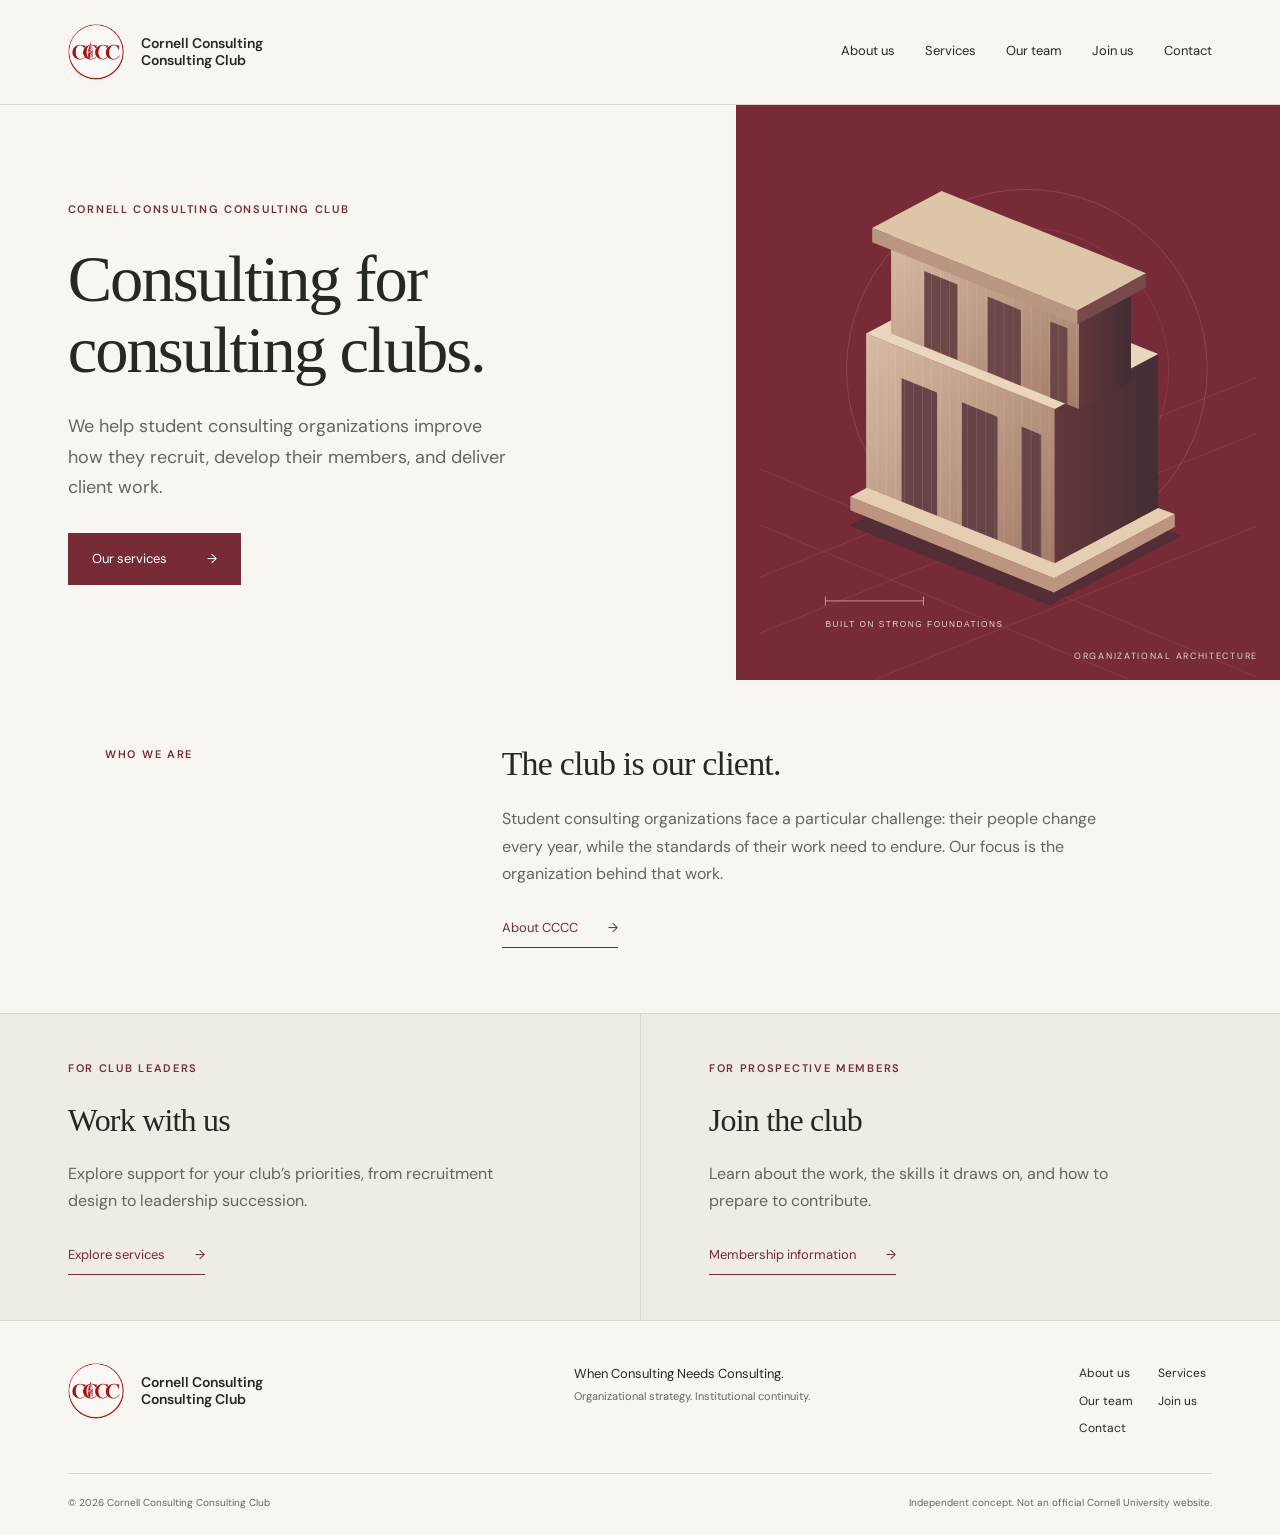
<file: index.html>
<!doctype html>
<html lang="en"><head><meta charset="utf-8"><meta name="viewport" content="width=device-width,initial-scale=1"><meta name="theme-color" content="#772b37"><meta name="description" content="Home — Cornell Consulting Consulting Club. Advisory for student consulting organizations."><title>Home | Cornell Consulting Consulting Club</title><link rel="stylesheet" href="styles.css"><link rel="icon" href="mark.svg" type="image/svg+xml"></head>
<body><a class="skip" href="#main">Skip to content</a><header class="header"><a class="brand" href="index.html" aria-label="Cornell Consulting Consulting Club home"><img class="brand-logo" src="logo.png" width="56" height="56" alt=""><span>Cornell Consulting<br>Consulting Club</span></a><button class="menu-toggle" aria-expanded="false" aria-controls="navigation">Menu <span aria-hidden="true">+</span></button><nav id="navigation" aria-label="Main navigation"><a href="about.html">About us</a><a href="services.html">Services</a><a href="team.html">Our team</a><a href="join.html">Join us</a><a href="contact.html">Contact</a></nav></header>
<main id="main"><section class="home-hero"><div class="home-copy"><p class="eyebrow">Cornell Consulting Consulting Club</p><h1>Consulting for<br>consulting clubs.</h1><p>We help student consulting organizations improve how they recruit, develop their members, and deliver client work.</p><a class="button" href="services.html">Our services <span aria-hidden="true">→</span></a></div><figure class="home-art"><img src="architecture.svg" alt="Architectural study of interlocking columns"><figcaption>Organizational architecture</figcaption></figure></section>
<section class="home-intro"><p class="eyebrow">Who we are</p><div><h2>The club is our client.</h2><p>Student consulting organizations face a particular challenge: their people change every year, while the standards of their work need to endure. Our focus is the organization behind that work.</p><a class="text-link" href="about.html">About CCCC <span aria-hidden="true">→</span></a></div></section><section class="audiences"><article><p class="eyebrow">For club leaders</p><h2>Work with us</h2><p>Explore support for your club’s priorities, from recruitment design to leadership succession.</p><a class="text-link" href="services.html">Explore services <span aria-hidden="true">→</span></a></article><article><p class="eyebrow">For prospective members</p><h2>Join the club</h2><p>Learn about the work, the skills it draws on, and how to prepare to contribute.</p><a class="text-link" href="join.html">Membership information <span aria-hidden="true">→</span></a></article></section></main><footer><div class="footer-top"><a class="brand" href="index.html"><img class="brand-logo" src="logo.png" width="56" height="56" alt=""><span>Cornell Consulting<br>Consulting Club</span></a><p>When Consulting Needs Consulting.<br><span>Organizational strategy. Institutional continuity.</span></p><nav aria-label="Footer navigation"><a href="about.html">About us</a><a href="services.html">Services</a><a href="team.html">Our team</a><a href="join.html">Join us</a><a href="contact.html">Contact</a></nav></div><div class="footer-bottom"><span>© 2026 Cornell Consulting Consulting Club</span><span>Independent concept. Not an official Cornell University website.</span></div></footer><script src="app.js"></script></body></html>
</file>
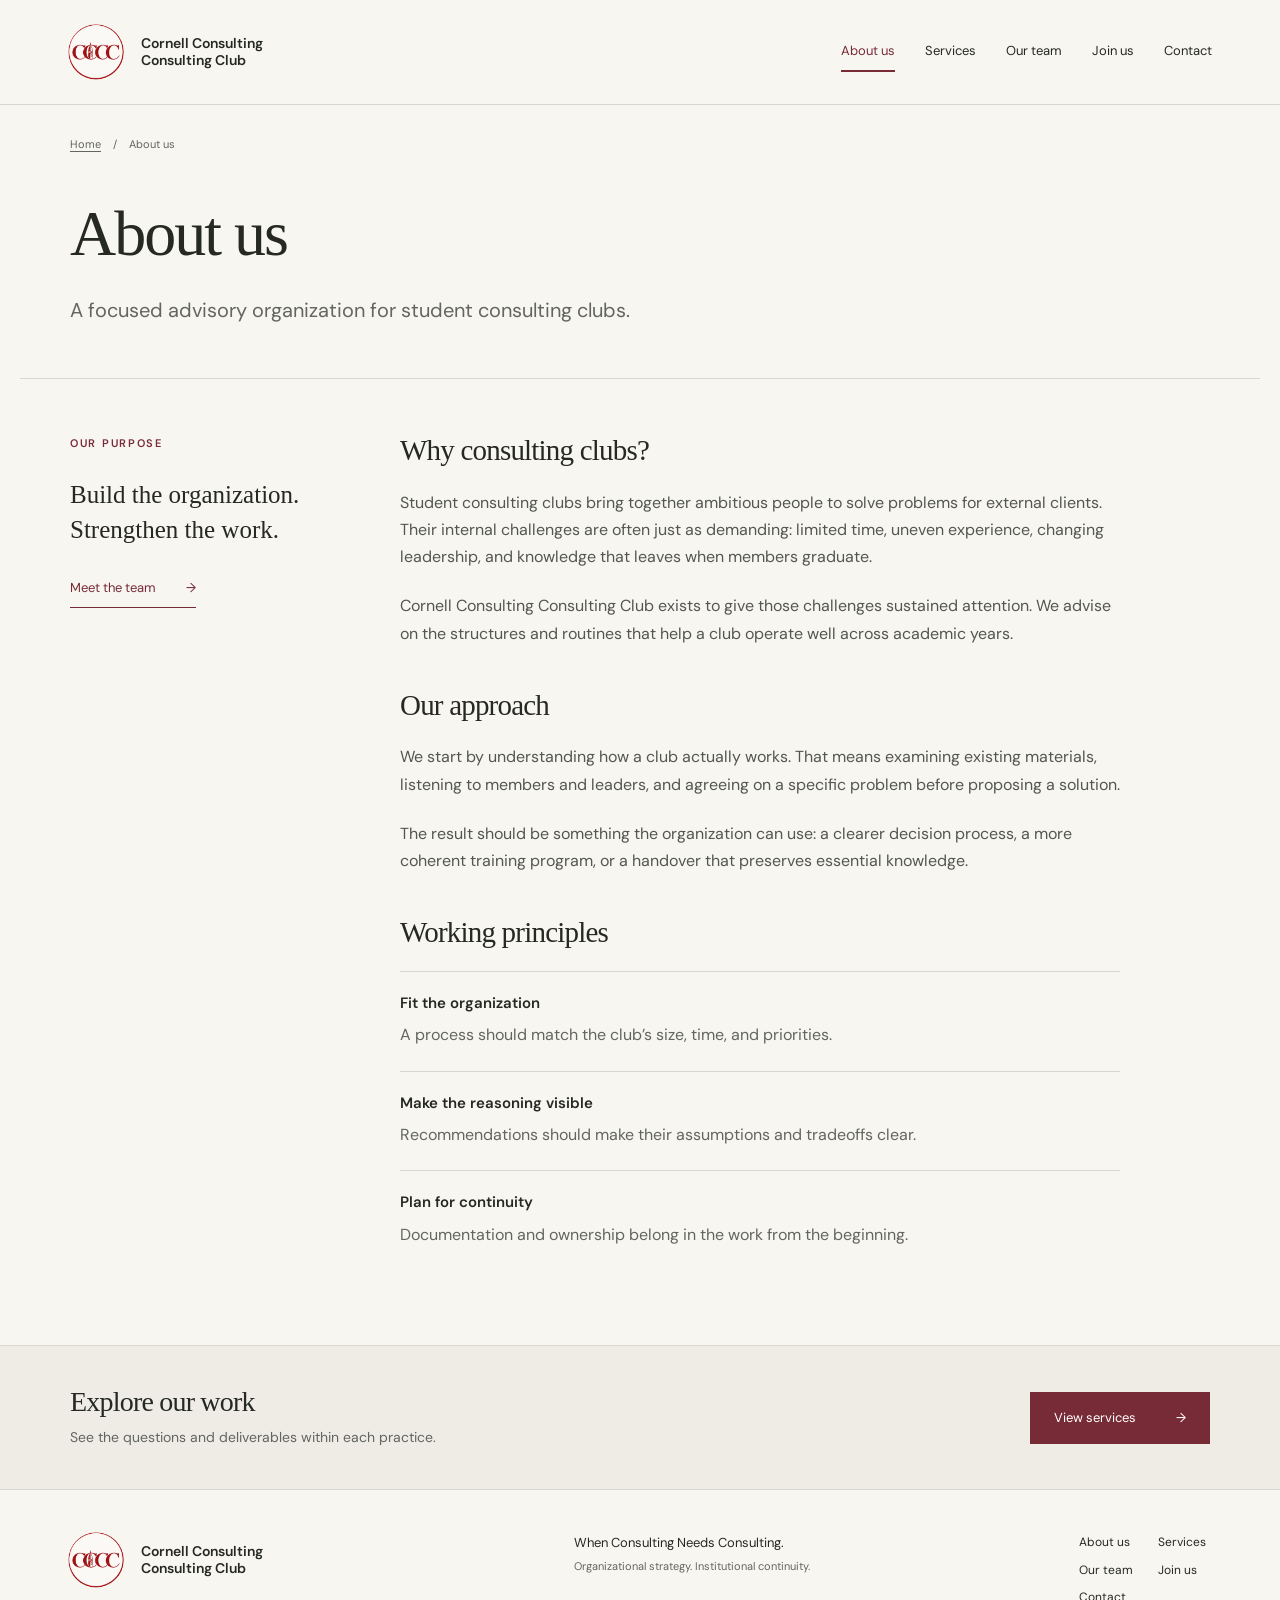
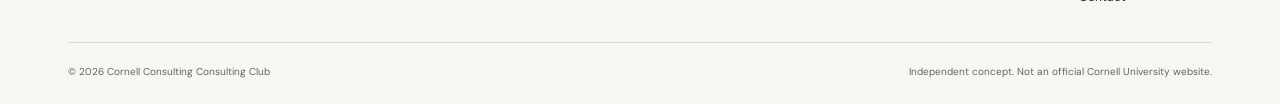
<file: about.html>
<!doctype html>
<html lang="en"><head><meta charset="utf-8"><meta name="viewport" content="width=device-width,initial-scale=1"><meta name="theme-color" content="#772b37"><meta name="description" content="About us — Cornell Consulting Consulting Club. Advisory for student consulting organizations."><title>About us | Cornell Consulting Consulting Club</title><link rel="stylesheet" href="styles.css"><link rel="icon" href="mark.svg" type="image/svg+xml"></head>
<body><a class="skip" href="#main">Skip to content</a><header class="header"><a class="brand" href="index.html" aria-label="Cornell Consulting Consulting Club home"><img class="brand-logo" src="logo.png" width="56" height="56" alt=""><span>Cornell Consulting<br>Consulting Club</span></a><button class="menu-toggle" aria-expanded="false" aria-controls="navigation">Menu <span aria-hidden="true">+</span></button><nav id="navigation" aria-label="Main navigation"><a href="about.html" aria-current="page">About us</a><a href="services.html">Services</a><a href="team.html">Our team</a><a href="join.html">Join us</a><a href="contact.html">Contact</a></nav></header>
<main id="main"><div class="page-heading"><nav class="breadcrumbs" aria-label="Breadcrumb"><a href="index.html">Home</a> <span>/</span> <span aria-current="page">About us</span></nav><h1>About us</h1><p class="lede">A focused advisory organization for student consulting clubs.</p></div><div class="editorial-layout"><aside class="side-note"><p class="eyebrow">Our purpose</p><p>Build the organization.<br>Strengthen the work.</p><a class="text-link" href="team.html">Meet the team <span aria-hidden="true">→</span></a></aside><article class="prose"><h2>Why consulting clubs?</h2><p>Student consulting clubs bring together ambitious people to solve problems for external clients. Their internal challenges are often just as demanding: limited time, uneven experience, changing leadership, and knowledge that leaves when members graduate.</p><p>Cornell Consulting Consulting Club exists to give those challenges sustained attention. We advise on the structures and routines that help a club operate well across academic years.</p><h2>Our approach</h2><p>We start by understanding how a club actually works. That means examining existing materials, listening to members and leaders, and agreeing on a specific problem before proposing a solution.</p><p>The result should be something the organization can use: a clearer decision process, a more coherent training program, or a handover that preserves essential knowledge.</p><h2>Working principles</h2><dl class="principles"><dt>Fit the organization</dt><dd>A process should match the club’s size, time, and priorities.</dd><dt>Make the reasoning visible</dt><dd>Recommendations should make their assumptions and tradeoffs clear.</dd><dt>Plan for continuity</dt><dd>Documentation and ownership belong in the work from the beginning.</dd></dl></article></div><aside class="callout"><div><h2>Explore our work</h2><p>See the questions and deliverables within each practice.</p></div><a class="button" href="services.html">View services <span aria-hidden="true">→</span></a></aside></main><footer><div class="footer-top"><a class="brand" href="index.html"><img class="brand-logo" src="logo.png" width="56" height="56" alt=""><span>Cornell Consulting<br>Consulting Club</span></a><p>When Consulting Needs Consulting.<br><span>Organizational strategy. Institutional continuity.</span></p><nav aria-label="Footer navigation"><a href="about.html" aria-current="page">About us</a><a href="services.html">Services</a><a href="team.html">Our team</a><a href="join.html">Join us</a><a href="contact.html">Contact</a></nav></div><div class="footer-bottom"><span>© 2026 Cornell Consulting Consulting Club</span><span>Independent concept. Not an official Cornell University website.</span></div></footer><script src="app.js"></script></body></html>
</file>
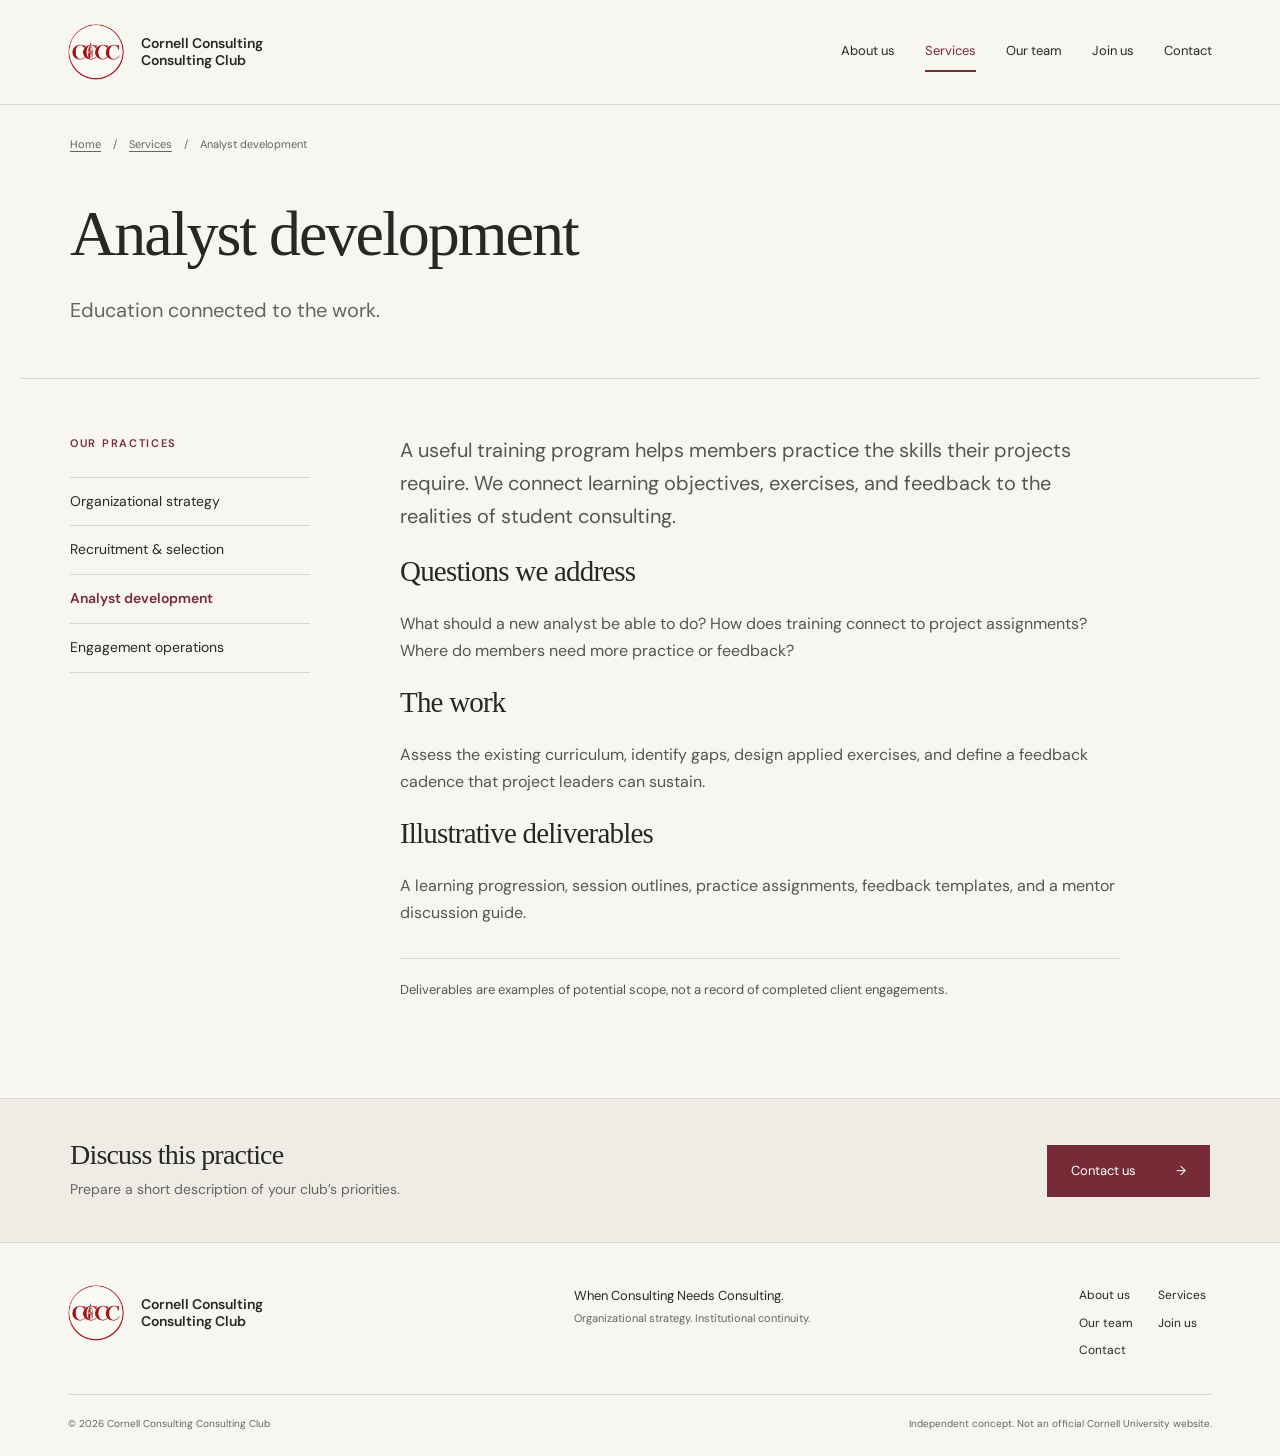
<file: analyst-development.html>
<!doctype html>
<html lang="en"><head><meta charset="utf-8"><meta name="viewport" content="width=device-width,initial-scale=1"><meta name="theme-color" content="#772b37"><meta name="description" content="Analyst development — Cornell Consulting Consulting Club. Advisory for student consulting organizations."><title>Analyst development | Cornell Consulting Consulting Club</title><link rel="stylesheet" href="styles.css"><link rel="icon" href="mark.svg" type="image/svg+xml"></head>
<body><a class="skip" href="#main">Skip to content</a><header class="header"><a class="brand" href="index.html" aria-label="Cornell Consulting Consulting Club home"><img class="brand-logo" src="logo.png" width="56" height="56" alt=""><span>Cornell Consulting<br>Consulting Club</span></a><button class="menu-toggle" aria-expanded="false" aria-controls="navigation">Menu <span aria-hidden="true">+</span></button><nav id="navigation" aria-label="Main navigation"><a href="about.html">About us</a><a href="services.html" aria-current="page">Services</a><a href="team.html">Our team</a><a href="join.html">Join us</a><a href="contact.html">Contact</a></nav></header>
<main id="main"><div class="page-heading"><nav class="breadcrumbs" aria-label="Breadcrumb"><a href="index.html">Home</a> <span>/</span> <a href="services.html">Services</a> <span>/</span> <span aria-current="page">Analyst development</span></nav><h1>Analyst development</h1><p class="lede">Education connected to the work.</p></div><div class="editorial-layout"><aside class="practice-nav"><p class="eyebrow">Our practices</p><nav aria-label="Services"><a href="organizational-strategy.html">Organizational strategy</a><a href="recruitment.html">Recruitment & selection</a><a href="analyst-development.html" aria-current="page">Analyst development</a><a href="engagement-operations.html">Engagement operations</a></nav></aside><article class="prose"><p class="lead-paragraph">A useful training program helps members practice the skills their projects require. We connect learning objectives, exercises, and feedback to the realities of student consulting.</p><section><h2>Questions we address</h2><p>What should a new analyst be able to do? How does training connect to project assignments? Where do members need more practice or feedback?</p></section><section><h2>The work</h2><p>Assess the existing curriculum, identify gaps, design applied exercises, and define a feedback cadence that project leaders can sustain.</p></section><section><h2>Illustrative deliverables</h2><p>A learning progression, session outlines, practice assignments, feedback templates, and a mentor discussion guide.</p></section><p class="note">Deliverables are examples of potential scope, not a record of completed client engagements.</p></article></div><aside class="callout"><div><h2>Discuss this practice</h2><p>Prepare a short description of your club’s priorities.</p></div><a class="button" href="contact.html">Contact us <span aria-hidden="true">→</span></a></aside></main><footer><div class="footer-top"><a class="brand" href="index.html"><img class="brand-logo" src="logo.png" width="56" height="56" alt=""><span>Cornell Consulting<br>Consulting Club</span></a><p>When Consulting Needs Consulting.<br><span>Organizational strategy. Institutional continuity.</span></p><nav aria-label="Footer navigation"><a href="about.html">About us</a><a href="services.html" aria-current="page">Services</a><a href="team.html">Our team</a><a href="join.html">Join us</a><a href="contact.html">Contact</a></nav></div><div class="footer-bottom"><span>© 2026 Cornell Consulting Consulting Club</span><span>Independent concept. Not an official Cornell University website.</span></div></footer><script src="app.js"></script></body></html>
</file>
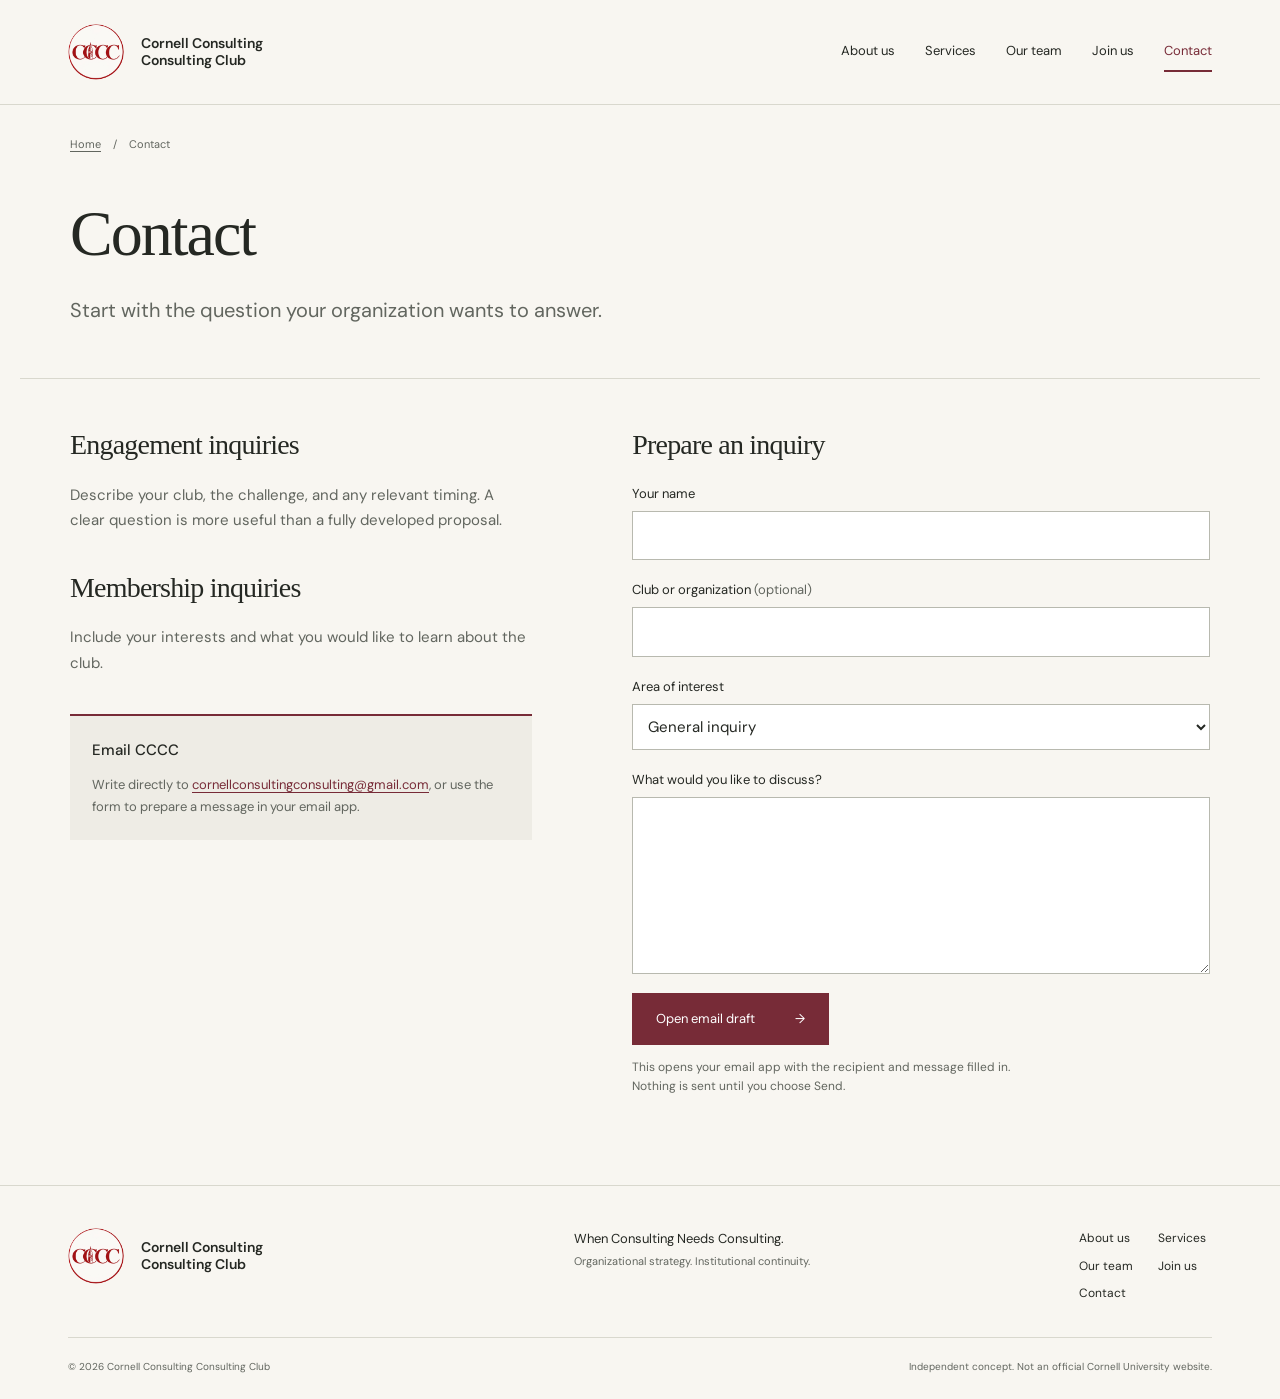
<file: contact.html>
<!doctype html>
<html lang="en"><head><meta charset="utf-8"><meta name="viewport" content="width=device-width,initial-scale=1"><meta name="theme-color" content="#772b37"><meta name="description" content="Contact — Cornell Consulting Consulting Club. Advisory for student consulting organizations."><title>Contact | Cornell Consulting Consulting Club</title><link rel="stylesheet" href="styles.css"><link rel="icon" href="mark.svg" type="image/svg+xml"></head>
<body><a class="skip" href="#main">Skip to content</a><header class="header"><a class="brand" href="index.html" aria-label="Cornell Consulting Consulting Club home"><img class="brand-logo" src="logo.png" width="56" height="56" alt=""><span>Cornell Consulting<br>Consulting Club</span></a><button class="menu-toggle" aria-expanded="false" aria-controls="navigation">Menu <span aria-hidden="true">+</span></button><nav id="navigation" aria-label="Main navigation"><a href="about.html">About us</a><a href="services.html">Services</a><a href="team.html">Our team</a><a href="join.html">Join us</a><a href="contact.html" aria-current="page">Contact</a></nav></header>
<main id="main"><div class="page-heading"><nav class="breadcrumbs" aria-label="Breadcrumb"><a href="index.html">Home</a> <span>/</span> <span aria-current="page">Contact</span></nav><h1>Contact</h1><p class="lede">Start with the question your organization wants to answer.</p></div><div class="contact-layout"><aside><h2>Engagement inquiries</h2><p>Describe your club, the challenge, and any relevant timing. A clear question is more useful than a fully developed proposal.</p><h2>Membership inquiries</h2><p>Include your interests and what you would like to learn about the club.</p><div class="contact-status"><h3>Email CCCC</h3><p>Write directly to <a href="mailto:cornellconsultingconsulting@gmail.com">cornellconsultingconsulting@gmail.com</a>, or use the form to prepare a message in your email app.</p></div></aside><form id="brief-form"><h2>Prepare an inquiry</h2><label>Your name<input name="name" autocomplete="name" required maxlength="120"></label><label>Club or organization <span>(optional)</span><input name="club" autocomplete="organization" maxlength="160"></label><label>Area of interest<select name="interest"><option>General inquiry</option><option>Organizational strategy</option><option>Recruitment & selection</option><option>Analyst development</option><option>Engagement operations</option><option>Membership inquiry</option></select></label><label>What would you like to discuss?<textarea name="message" rows="6" required maxlength="4000"></textarea></label><button type="submit" class="button">Open email draft <span aria-hidden="true">→</span></button><p class="form-note">This opens your email app with the recipient and message filled in. Nothing is sent until you choose Send.</p><p class="form-status" role="status"></p></form></div></main><footer><div class="footer-top"><a class="brand" href="index.html"><img class="brand-logo" src="logo.png" width="56" height="56" alt=""><span>Cornell Consulting<br>Consulting Club</span></a><p>When Consulting Needs Consulting.<br><span>Organizational strategy. Institutional continuity.</span></p><nav aria-label="Footer navigation"><a href="about.html">About us</a><a href="services.html">Services</a><a href="team.html">Our team</a><a href="join.html">Join us</a><a href="contact.html" aria-current="page">Contact</a></nav></div><div class="footer-bottom"><span>© 2026 Cornell Consulting Consulting Club</span><span>Independent concept. Not an official Cornell University website.</span></div></footer><script src="app.js"></script></body></html>
</file>
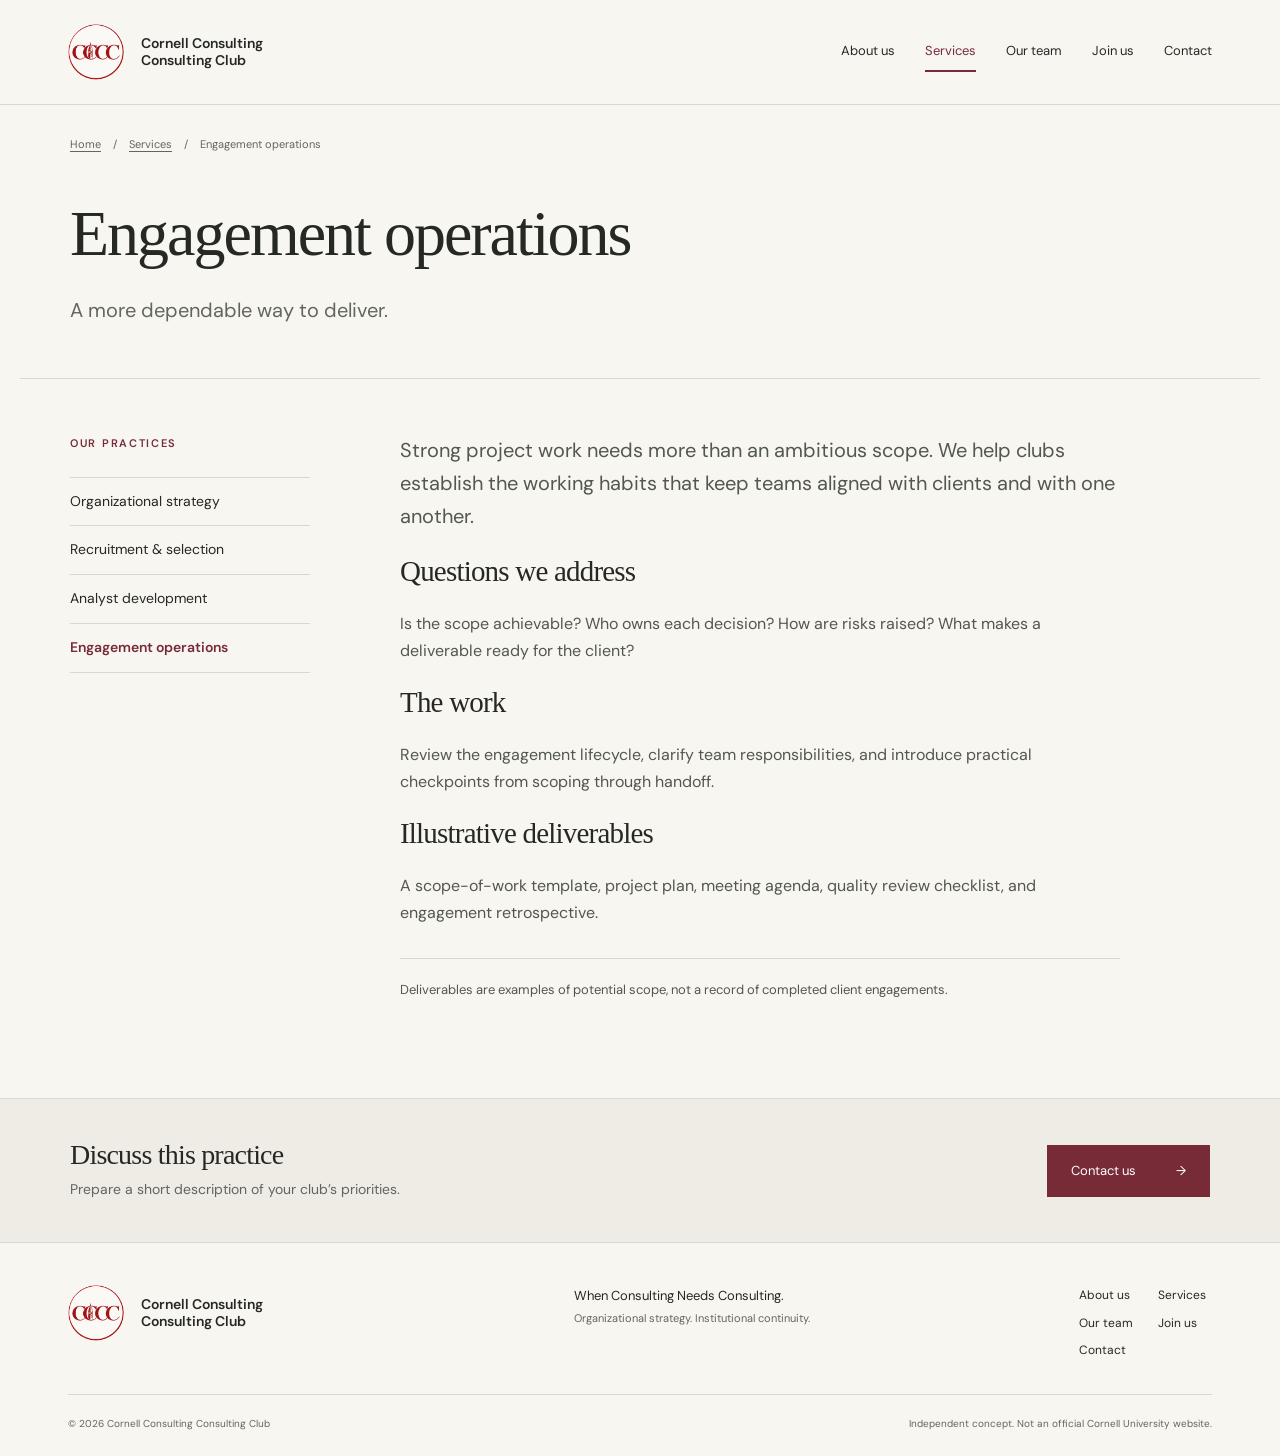
<file: engagement-operations.html>
<!doctype html>
<html lang="en"><head><meta charset="utf-8"><meta name="viewport" content="width=device-width,initial-scale=1"><meta name="theme-color" content="#772b37"><meta name="description" content="Engagement operations — Cornell Consulting Consulting Club. Advisory for student consulting organizations."><title>Engagement operations | Cornell Consulting Consulting Club</title><link rel="stylesheet" href="styles.css"><link rel="icon" href="mark.svg" type="image/svg+xml"></head>
<body><a class="skip" href="#main">Skip to content</a><header class="header"><a class="brand" href="index.html" aria-label="Cornell Consulting Consulting Club home"><img class="brand-logo" src="logo.png" width="56" height="56" alt=""><span>Cornell Consulting<br>Consulting Club</span></a><button class="menu-toggle" aria-expanded="false" aria-controls="navigation">Menu <span aria-hidden="true">+</span></button><nav id="navigation" aria-label="Main navigation"><a href="about.html">About us</a><a href="services.html" aria-current="page">Services</a><a href="team.html">Our team</a><a href="join.html">Join us</a><a href="contact.html">Contact</a></nav></header>
<main id="main"><div class="page-heading"><nav class="breadcrumbs" aria-label="Breadcrumb"><a href="index.html">Home</a> <span>/</span> <a href="services.html">Services</a> <span>/</span> <span aria-current="page">Engagement operations</span></nav><h1>Engagement operations</h1><p class="lede">A more dependable way to deliver.</p></div><div class="editorial-layout"><aside class="practice-nav"><p class="eyebrow">Our practices</p><nav aria-label="Services"><a href="organizational-strategy.html">Organizational strategy</a><a href="recruitment.html">Recruitment & selection</a><a href="analyst-development.html">Analyst development</a><a href="engagement-operations.html" aria-current="page">Engagement operations</a></nav></aside><article class="prose"><p class="lead-paragraph">Strong project work needs more than an ambitious scope. We help clubs establish the working habits that keep teams aligned with clients and with one another.</p><section><h2>Questions we address</h2><p>Is the scope achievable? Who owns each decision? How are risks raised? What makes a deliverable ready for the client?</p></section><section><h2>The work</h2><p>Review the engagement lifecycle, clarify team responsibilities, and introduce practical checkpoints from scoping through handoff.</p></section><section><h2>Illustrative deliverables</h2><p>A scope-of-work template, project plan, meeting agenda, quality review checklist, and engagement retrospective.</p></section><p class="note">Deliverables are examples of potential scope, not a record of completed client engagements.</p></article></div><aside class="callout"><div><h2>Discuss this practice</h2><p>Prepare a short description of your club’s priorities.</p></div><a class="button" href="contact.html">Contact us <span aria-hidden="true">→</span></a></aside></main><footer><div class="footer-top"><a class="brand" href="index.html"><img class="brand-logo" src="logo.png" width="56" height="56" alt=""><span>Cornell Consulting<br>Consulting Club</span></a><p>When Consulting Needs Consulting.<br><span>Organizational strategy. Institutional continuity.</span></p><nav aria-label="Footer navigation"><a href="about.html">About us</a><a href="services.html" aria-current="page">Services</a><a href="team.html">Our team</a><a href="join.html">Join us</a><a href="contact.html">Contact</a></nav></div><div class="footer-bottom"><span>© 2026 Cornell Consulting Consulting Club</span><span>Independent concept. Not an official Cornell University website.</span></div></footer><script src="app.js"></script></body></html>
</file>
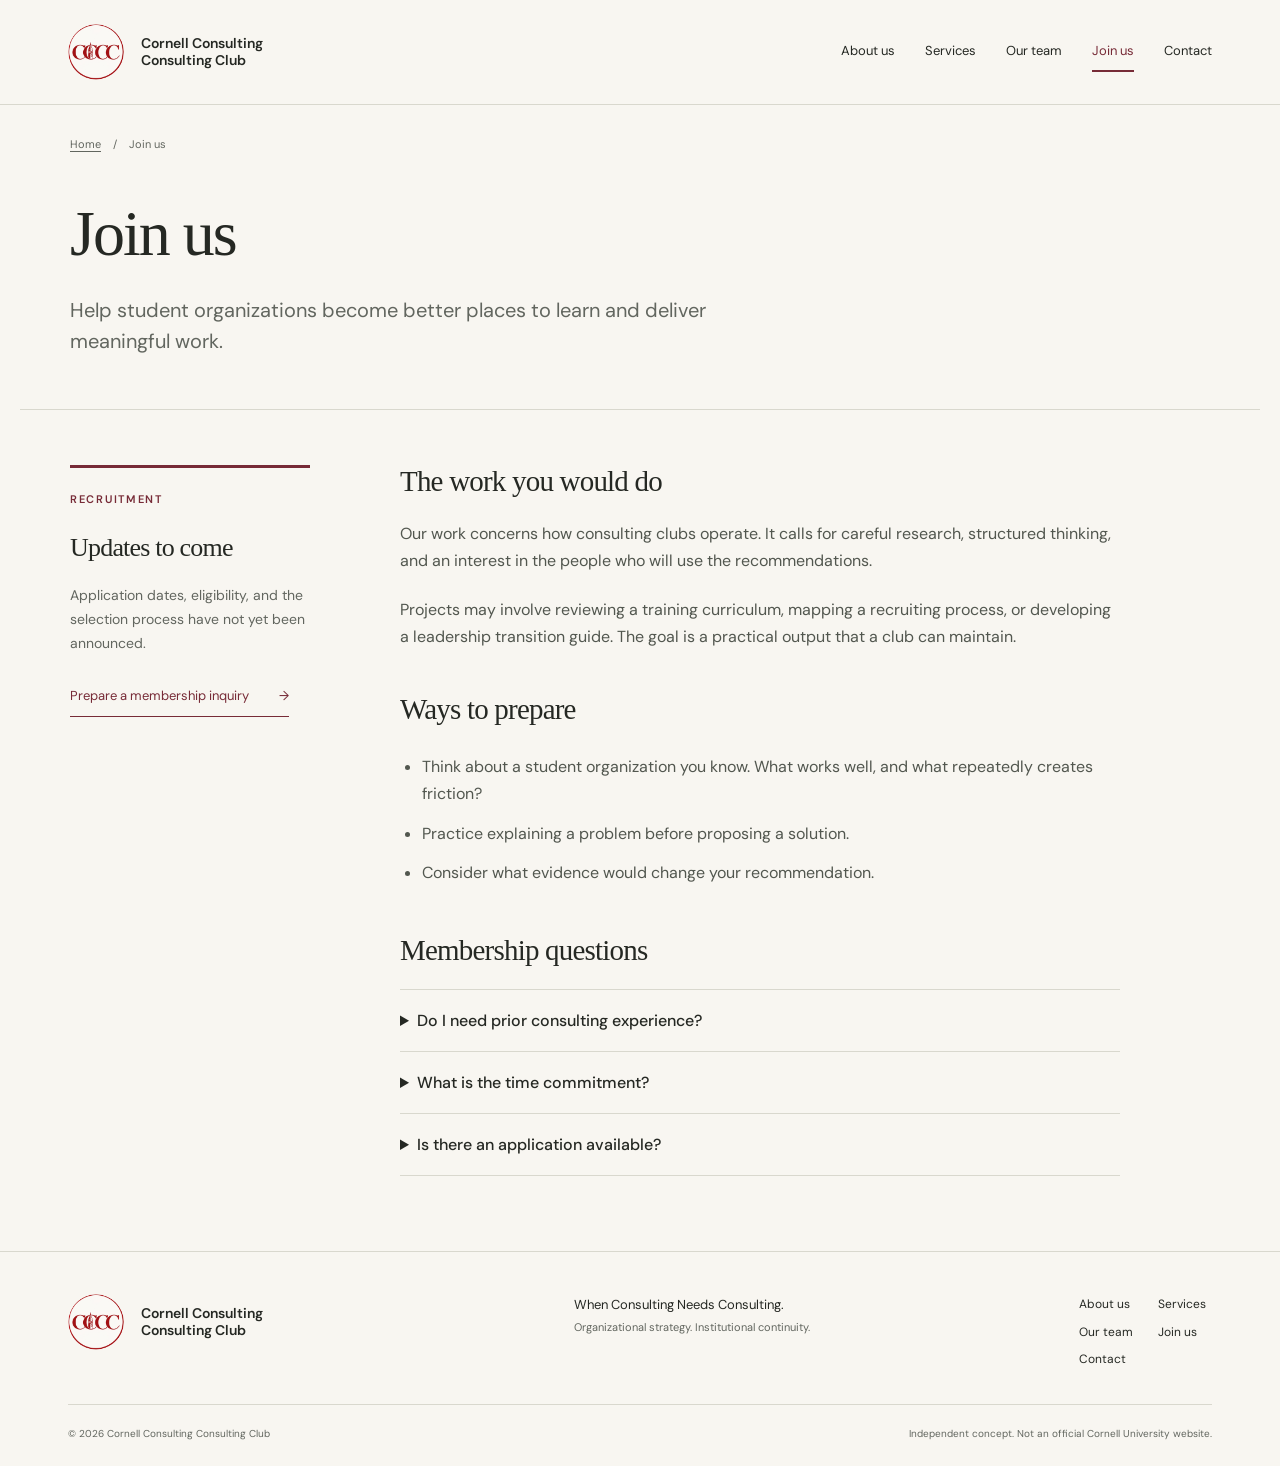
<file: join.html>
<!doctype html>
<html lang="en"><head><meta charset="utf-8"><meta name="viewport" content="width=device-width,initial-scale=1"><meta name="theme-color" content="#772b37"><meta name="description" content="Join us — Cornell Consulting Consulting Club. Advisory for student consulting organizations."><title>Join us | Cornell Consulting Consulting Club</title><link rel="stylesheet" href="styles.css"><link rel="icon" href="mark.svg" type="image/svg+xml"></head>
<body><a class="skip" href="#main">Skip to content</a><header class="header"><a class="brand" href="index.html" aria-label="Cornell Consulting Consulting Club home"><img class="brand-logo" src="logo.png" width="56" height="56" alt=""><span>Cornell Consulting<br>Consulting Club</span></a><button class="menu-toggle" aria-expanded="false" aria-controls="navigation">Menu <span aria-hidden="true">+</span></button><nav id="navigation" aria-label="Main navigation"><a href="about.html">About us</a><a href="services.html">Services</a><a href="team.html">Our team</a><a href="join.html" aria-current="page">Join us</a><a href="contact.html">Contact</a></nav></header>
<main id="main"><div class="page-heading"><nav class="breadcrumbs" aria-label="Breadcrumb"><a href="index.html">Home</a> <span>/</span> <span aria-current="page">Join us</span></nav><h1>Join us</h1><p class="lede">Help student organizations become better places to learn and deliver meaningful work.</p></div><div class="editorial-layout"><aside class="recruitment-note"><p class="eyebrow">Recruitment</p><h2>Updates to come</h2><p>Application dates, eligibility, and the selection process have not yet been announced.</p><a class="text-link" href="contact.html">Prepare a membership inquiry <span aria-hidden="true">→</span></a></aside><article class="prose"><h2>The work you would do</h2><p>Our work concerns how consulting clubs operate. It calls for careful research, structured thinking, and an interest in the people who will use the recommendations.</p><p>Projects may involve reviewing a training curriculum, mapping a recruiting process, or developing a leadership transition guide. The goal is a practical output that a club can maintain.</p><h2>Ways to prepare</h2><ul><li>Think about a student organization you know. What works well, and what repeatedly creates friction?</li><li>Practice explaining a problem before proposing a solution.</li><li>Consider what evidence would change your recommendation.</li></ul><h2>Membership questions</h2><div class="faq"><details><summary>Do I need prior consulting experience?</summary><p>Formal selection criteria have not been announced. Familiarity with student organizations and a thoughtful approach to problems are useful starting points.</p></details><details><summary>What is the time commitment?</summary><p>The commitment will be published with recruitment information. It should reflect both project work and member development.</p></details><details><summary>Is there an application available?</summary><p>There is no active application linked here yet. You can prepare a membership inquiry on the contact page.</p></details></div></article></div></main><footer><div class="footer-top"><a class="brand" href="index.html"><img class="brand-logo" src="logo.png" width="56" height="56" alt=""><span>Cornell Consulting<br>Consulting Club</span></a><p>When Consulting Needs Consulting.<br><span>Organizational strategy. Institutional continuity.</span></p><nav aria-label="Footer navigation"><a href="about.html">About us</a><a href="services.html">Services</a><a href="team.html">Our team</a><a href="join.html" aria-current="page">Join us</a><a href="contact.html">Contact</a></nav></div><div class="footer-bottom"><span>© 2026 Cornell Consulting Consulting Club</span><span>Independent concept. Not an official Cornell University website.</span></div></footer><script src="app.js"></script></body></html>
</file>
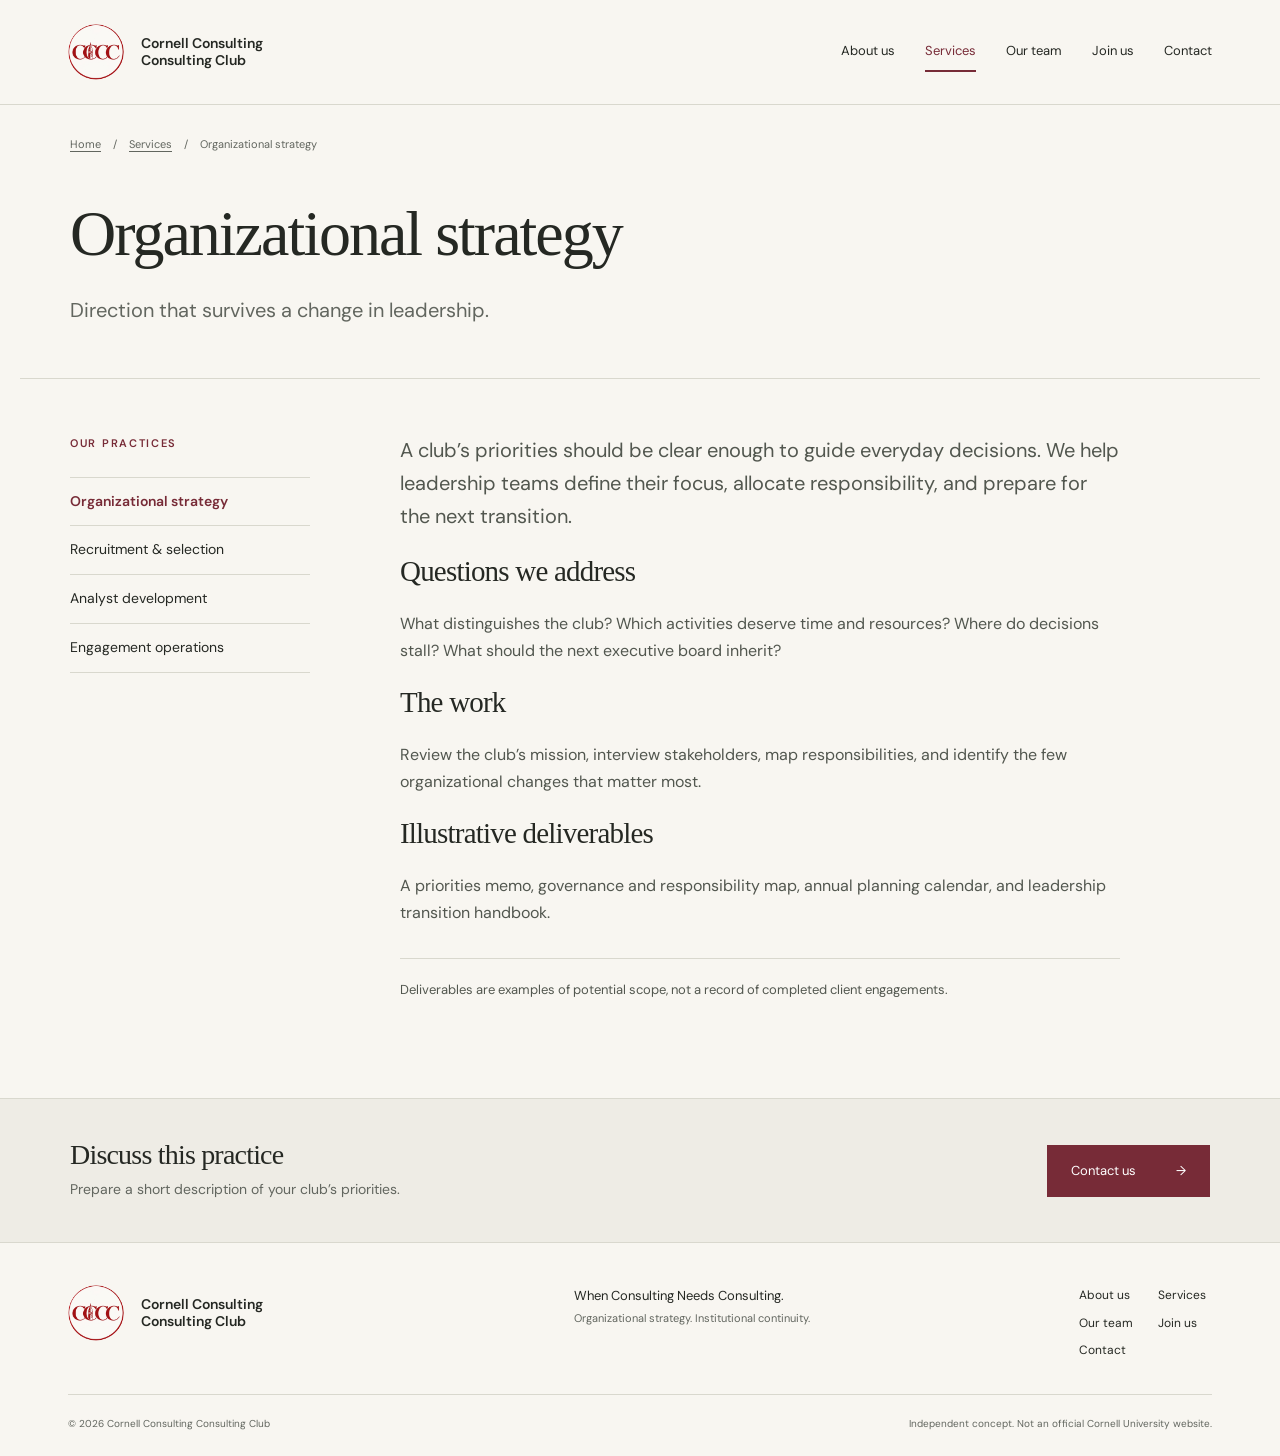
<file: organizational-strategy.html>
<!doctype html>
<html lang="en"><head><meta charset="utf-8"><meta name="viewport" content="width=device-width,initial-scale=1"><meta name="theme-color" content="#772b37"><meta name="description" content="Organizational strategy — Cornell Consulting Consulting Club. Advisory for student consulting organizations."><title>Organizational strategy | Cornell Consulting Consulting Club</title><link rel="stylesheet" href="styles.css"><link rel="icon" href="mark.svg" type="image/svg+xml"></head>
<body><a class="skip" href="#main">Skip to content</a><header class="header"><a class="brand" href="index.html" aria-label="Cornell Consulting Consulting Club home"><img class="brand-logo" src="logo.png" width="56" height="56" alt=""><span>Cornell Consulting<br>Consulting Club</span></a><button class="menu-toggle" aria-expanded="false" aria-controls="navigation">Menu <span aria-hidden="true">+</span></button><nav id="navigation" aria-label="Main navigation"><a href="about.html">About us</a><a href="services.html" aria-current="page">Services</a><a href="team.html">Our team</a><a href="join.html">Join us</a><a href="contact.html">Contact</a></nav></header>
<main id="main"><div class="page-heading"><nav class="breadcrumbs" aria-label="Breadcrumb"><a href="index.html">Home</a> <span>/</span> <a href="services.html">Services</a> <span>/</span> <span aria-current="page">Organizational strategy</span></nav><h1>Organizational strategy</h1><p class="lede">Direction that survives a change in leadership.</p></div><div class="editorial-layout"><aside class="practice-nav"><p class="eyebrow">Our practices</p><nav aria-label="Services"><a href="organizational-strategy.html" aria-current="page">Organizational strategy</a><a href="recruitment.html">Recruitment & selection</a><a href="analyst-development.html">Analyst development</a><a href="engagement-operations.html">Engagement operations</a></nav></aside><article class="prose"><p class="lead-paragraph">A club’s priorities should be clear enough to guide everyday decisions. We help leadership teams define their focus, allocate responsibility, and prepare for the next transition.</p><section><h2>Questions we address</h2><p>What distinguishes the club? Which activities deserve time and resources? Where do decisions stall? What should the next executive board inherit?</p></section><section><h2>The work</h2><p>Review the club’s mission, interview stakeholders, map responsibilities, and identify the few organizational changes that matter most.</p></section><section><h2>Illustrative deliverables</h2><p>A priorities memo, governance and responsibility map, annual planning calendar, and leadership transition handbook.</p></section><p class="note">Deliverables are examples of potential scope, not a record of completed client engagements.</p></article></div><aside class="callout"><div><h2>Discuss this practice</h2><p>Prepare a short description of your club’s priorities.</p></div><a class="button" href="contact.html">Contact us <span aria-hidden="true">→</span></a></aside></main><footer><div class="footer-top"><a class="brand" href="index.html"><img class="brand-logo" src="logo.png" width="56" height="56" alt=""><span>Cornell Consulting<br>Consulting Club</span></a><p>When Consulting Needs Consulting.<br><span>Organizational strategy. Institutional continuity.</span></p><nav aria-label="Footer navigation"><a href="about.html">About us</a><a href="services.html" aria-current="page">Services</a><a href="team.html">Our team</a><a href="join.html">Join us</a><a href="contact.html">Contact</a></nav></div><div class="footer-bottom"><span>© 2026 Cornell Consulting Consulting Club</span><span>Independent concept. Not an official Cornell University website.</span></div></footer><script src="app.js"></script></body></html>
</file>
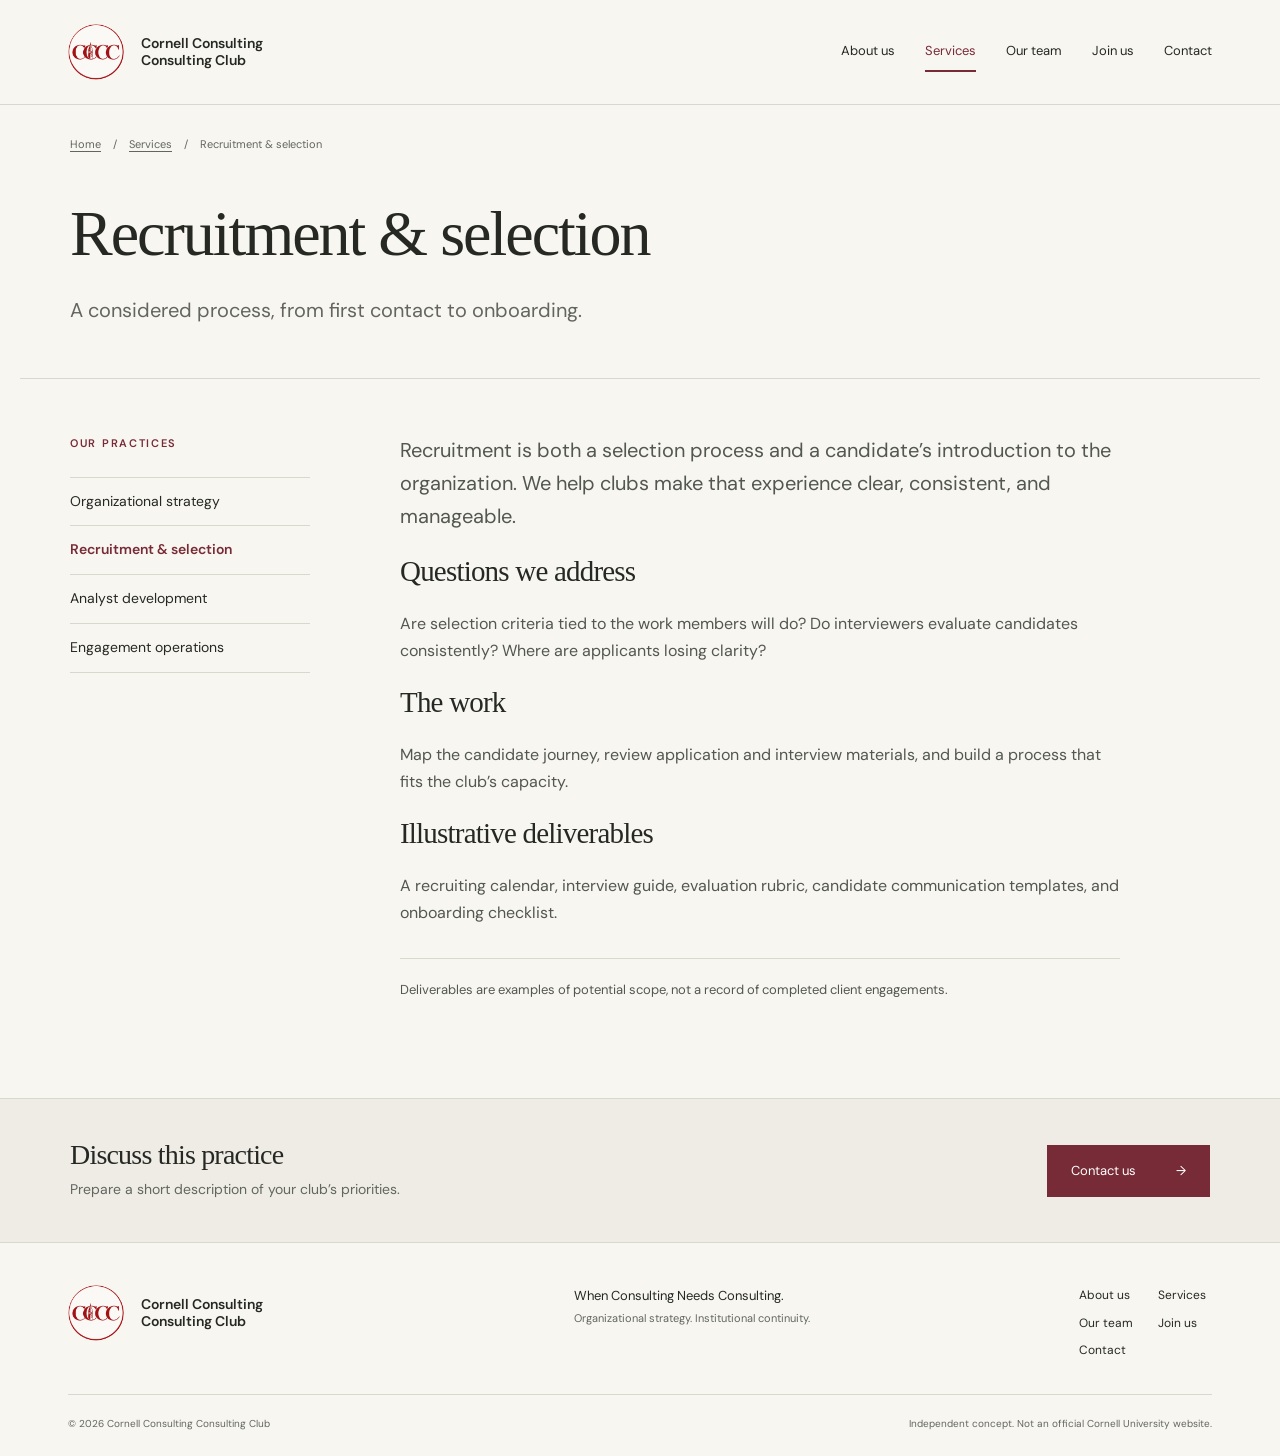
<file: recruitment.html>
<!doctype html>
<html lang="en"><head><meta charset="utf-8"><meta name="viewport" content="width=device-width,initial-scale=1"><meta name="theme-color" content="#772b37"><meta name="description" content="Recruitment &amp; selection — Cornell Consulting Consulting Club. Advisory for student consulting organizations."><title>Recruitment &amp; selection | Cornell Consulting Consulting Club</title><link rel="stylesheet" href="styles.css"><link rel="icon" href="mark.svg" type="image/svg+xml"></head>
<body><a class="skip" href="#main">Skip to content</a><header class="header"><a class="brand" href="index.html" aria-label="Cornell Consulting Consulting Club home"><img class="brand-logo" src="logo.png" width="56" height="56" alt=""><span>Cornell Consulting<br>Consulting Club</span></a><button class="menu-toggle" aria-expanded="false" aria-controls="navigation">Menu <span aria-hidden="true">+</span></button><nav id="navigation" aria-label="Main navigation"><a href="about.html">About us</a><a href="services.html" aria-current="page">Services</a><a href="team.html">Our team</a><a href="join.html">Join us</a><a href="contact.html">Contact</a></nav></header>
<main id="main"><div class="page-heading"><nav class="breadcrumbs" aria-label="Breadcrumb"><a href="index.html">Home</a> <span>/</span> <a href="services.html">Services</a> <span>/</span> <span aria-current="page">Recruitment & selection</span></nav><h1>Recruitment & selection</h1><p class="lede">A considered process, from first contact to onboarding.</p></div><div class="editorial-layout"><aside class="practice-nav"><p class="eyebrow">Our practices</p><nav aria-label="Services"><a href="organizational-strategy.html">Organizational strategy</a><a href="recruitment.html" aria-current="page">Recruitment & selection</a><a href="analyst-development.html">Analyst development</a><a href="engagement-operations.html">Engagement operations</a></nav></aside><article class="prose"><p class="lead-paragraph">Recruitment is both a selection process and a candidate’s introduction to the organization. We help clubs make that experience clear, consistent, and manageable.</p><section><h2>Questions we address</h2><p>Are selection criteria tied to the work members will do? Do interviewers evaluate candidates consistently? Where are applicants losing clarity?</p></section><section><h2>The work</h2><p>Map the candidate journey, review application and interview materials, and build a process that fits the club’s capacity.</p></section><section><h2>Illustrative deliverables</h2><p>A recruiting calendar, interview guide, evaluation rubric, candidate communication templates, and onboarding checklist.</p></section><p class="note">Deliverables are examples of potential scope, not a record of completed client engagements.</p></article></div><aside class="callout"><div><h2>Discuss this practice</h2><p>Prepare a short description of your club’s priorities.</p></div><a class="button" href="contact.html">Contact us <span aria-hidden="true">→</span></a></aside></main><footer><div class="footer-top"><a class="brand" href="index.html"><img class="brand-logo" src="logo.png" width="56" height="56" alt=""><span>Cornell Consulting<br>Consulting Club</span></a><p>When Consulting Needs Consulting.<br><span>Organizational strategy. Institutional continuity.</span></p><nav aria-label="Footer navigation"><a href="about.html">About us</a><a href="services.html" aria-current="page">Services</a><a href="team.html">Our team</a><a href="join.html">Join us</a><a href="contact.html">Contact</a></nav></div><div class="footer-bottom"><span>© 2026 Cornell Consulting Consulting Club</span><span>Independent concept. Not an official Cornell University website.</span></div></footer><script src="app.js"></script></body></html>
</file>
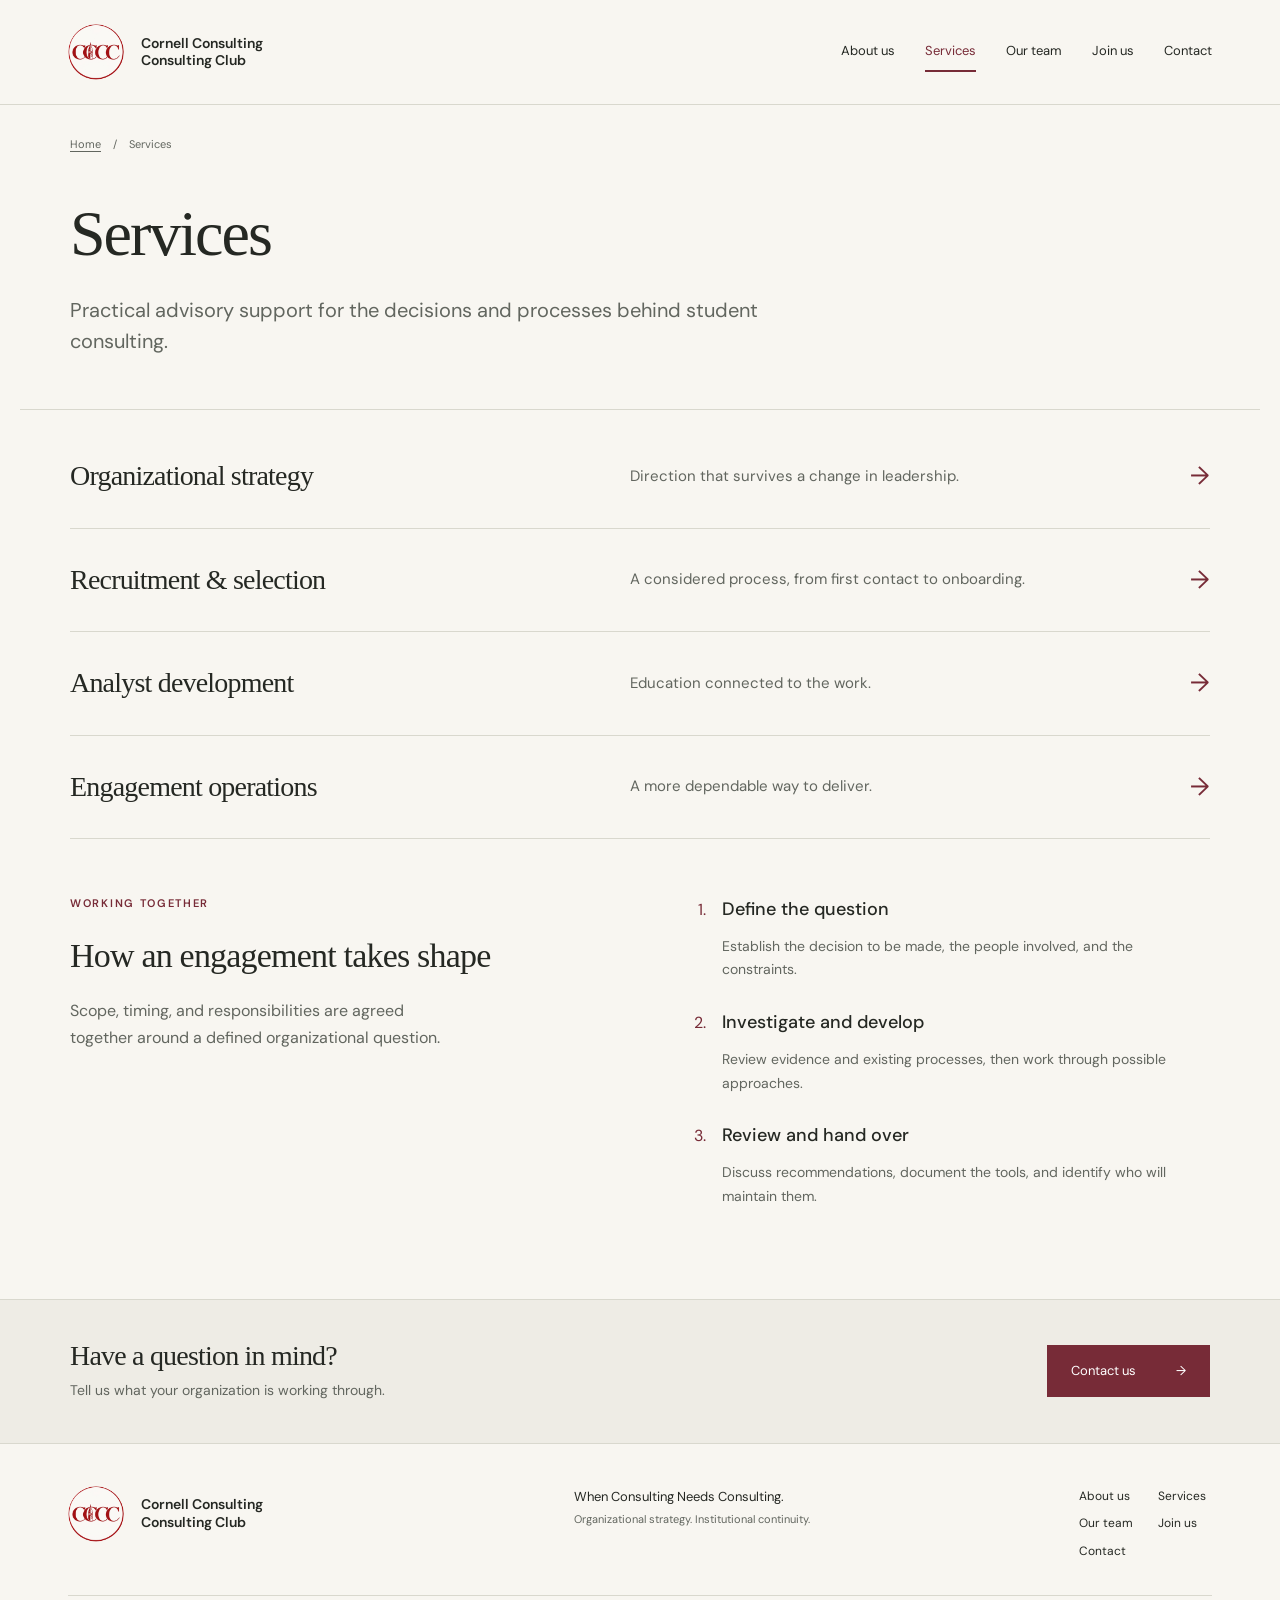
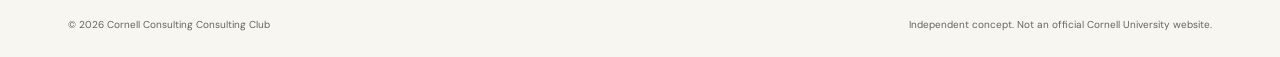
<file: services.html>
<!doctype html>
<html lang="en"><head><meta charset="utf-8"><meta name="viewport" content="width=device-width,initial-scale=1"><meta name="theme-color" content="#772b37"><meta name="description" content="Services — Cornell Consulting Consulting Club. Advisory for student consulting organizations."><title>Services | Cornell Consulting Consulting Club</title><link rel="stylesheet" href="styles.css"><link rel="icon" href="mark.svg" type="image/svg+xml"></head>
<body><a class="skip" href="#main">Skip to content</a><header class="header"><a class="brand" href="index.html" aria-label="Cornell Consulting Consulting Club home"><img class="brand-logo" src="logo.png" width="56" height="56" alt=""><span>Cornell Consulting<br>Consulting Club</span></a><button class="menu-toggle" aria-expanded="false" aria-controls="navigation">Menu <span aria-hidden="true">+</span></button><nav id="navigation" aria-label="Main navigation"><a href="about.html">About us</a><a href="services.html" aria-current="page">Services</a><a href="team.html">Our team</a><a href="join.html">Join us</a><a href="contact.html">Contact</a></nav></header>
<main id="main"><div class="page-heading"><nav class="breadcrumbs" aria-label="Breadcrumb"><a href="index.html">Home</a> <span>/</span> <span aria-current="page">Services</span></nav><h1>Services</h1><p class="lede">Practical advisory support for the decisions and processes behind student consulting.</p></div><section class="service-directory" aria-label="Our practices"><a class="service-row" href="organizational-strategy.html"><h2>Organizational strategy</h2><p>Direction that survives a change in leadership.</p><span aria-hidden="true">→</span></a><a class="service-row" href="recruitment.html"><h2>Recruitment & selection</h2><p>A considered process, from first contact to onboarding.</p><span aria-hidden="true">→</span></a><a class="service-row" href="analyst-development.html"><h2>Analyst development</h2><p>Education connected to the work.</p><span aria-hidden="true">→</span></a><a class="service-row" href="engagement-operations.html"><h2>Engagement operations</h2><p>A more dependable way to deliver.</p><span aria-hidden="true">→</span></a></section><section class="engagement"><div><p class="eyebrow">Working together</p><h2>How an engagement takes shape</h2><p>Scope, timing, and responsibilities are agreed together around a defined organizational question.</p></div><ol><li><h3>Define the question</h3><p>Establish the decision to be made, the people involved, and the constraints.</p></li><li><h3>Investigate and develop</h3><p>Review evidence and existing processes, then work through possible approaches.</p></li><li><h3>Review and hand over</h3><p>Discuss recommendations, document the tools, and identify who will maintain them.</p></li></ol></section><aside class="callout"><div><h2>Have a question in mind?</h2><p>Tell us what your organization is working through.</p></div><a class="button" href="contact.html">Contact us <span aria-hidden="true">→</span></a></aside></main><footer><div class="footer-top"><a class="brand" href="index.html"><img class="brand-logo" src="logo.png" width="56" height="56" alt=""><span>Cornell Consulting<br>Consulting Club</span></a><p>When Consulting Needs Consulting.<br><span>Organizational strategy. Institutional continuity.</span></p><nav aria-label="Footer navigation"><a href="about.html">About us</a><a href="services.html" aria-current="page">Services</a><a href="team.html">Our team</a><a href="join.html">Join us</a><a href="contact.html">Contact</a></nav></div><div class="footer-bottom"><span>© 2026 Cornell Consulting Consulting Club</span><span>Independent concept. Not an official Cornell University website.</span></div></footer><script src="app.js"></script></body></html>
</file>
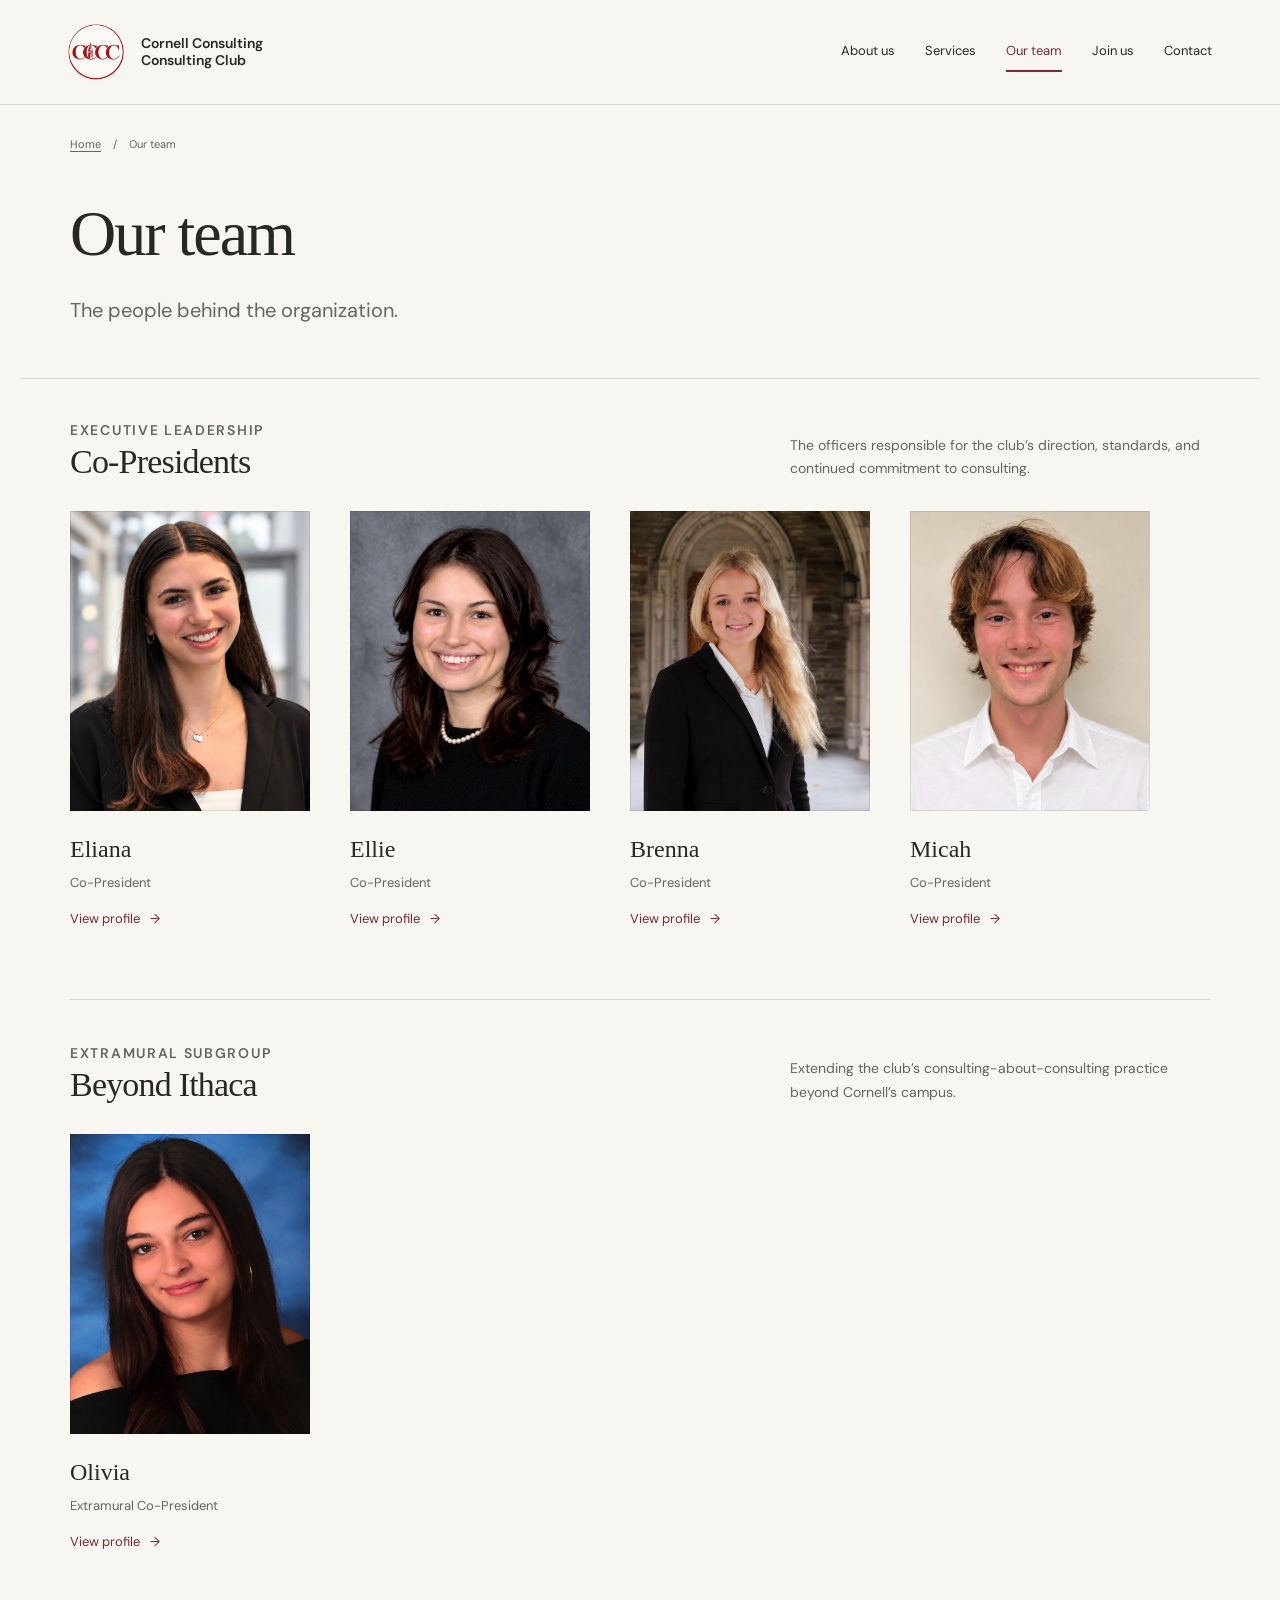
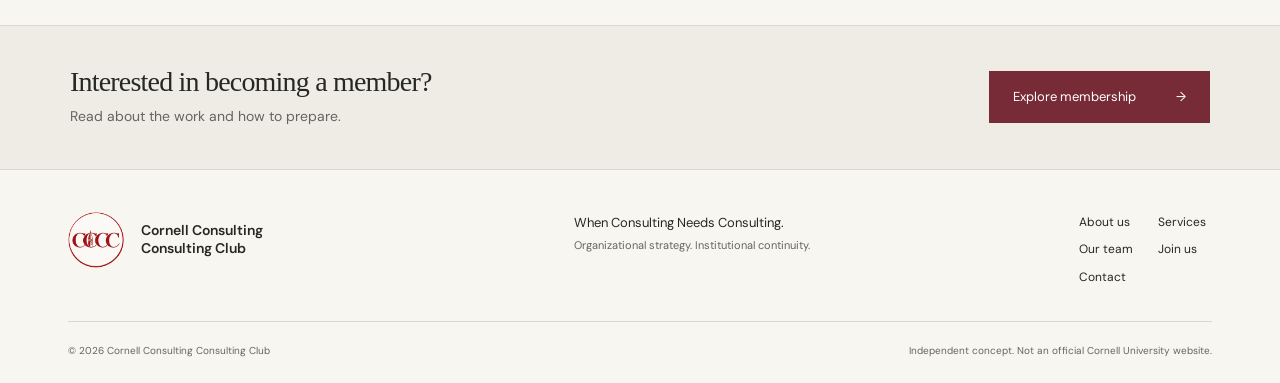
<file: team.html>
<!doctype html>
<html lang="en"><head><meta charset="utf-8"><meta name="viewport" content="width=device-width,initial-scale=1"><meta name="theme-color" content="#772b37"><meta name="description" content="Our team — Cornell Consulting Consulting Club. Advisory for student consulting organizations."><title>Our team | Cornell Consulting Consulting Club</title><link rel="stylesheet" href="styles.css"><link rel="icon" href="mark.svg" type="image/svg+xml"></head>
<body><a class="skip" href="#main">Skip to content</a><header class="header"><a class="brand" href="index.html" aria-label="Cornell Consulting Consulting Club home"><img class="brand-logo" src="logo.png" width="56" height="56" alt=""><span>Cornell Consulting<br>Consulting Club</span></a><button class="menu-toggle" aria-expanded="false" aria-controls="navigation">Menu <span aria-hidden="true">+</span></button><nav id="navigation" aria-label="Main navigation"><a href="about.html">About us</a><a href="services.html">Services</a><a href="team.html" aria-current="page">Our team</a><a href="join.html">Join us</a><a href="contact.html">Contact</a></nav></header>
<main id="main"><div class="page-heading"><nav class="breadcrumbs" aria-label="Breadcrumb"><a href="index.html">Home</a> <span>/</span> <span aria-current="page">Our team</span></nav><h1>Our team</h1><p class="lede">The people behind the organization.</p></div><section class="team-page"><section class="team-group" aria-labelledby="executive-leadership-heading"><div class="team-group-heading"><div><p class="eyebrow">Executive leadership</p><h2 id="executive-leadership-heading">Co-Presidents</h2></div><p>The officers responsible for the club’s direction, standards, and continued commitment to consulting.</p></div><div class="team-grid"><article class="team-member"><div class="photo"><img class="portrait" src="people/eliana.jpg" width="800" height="1000" alt="" loading="lazy"></div><h3><button class="member-open" type="button" aria-haspopup="dialog" data-profile="profile-eliana">Eliana</button></h3><p>Co-President</p><span class="member-cue" aria-hidden="true">View profile <span>→</span></span></article><article class="team-member"><div class="photo"><img class="portrait" src="people/ellie.jpg" width="800" height="1000" alt="" loading="lazy"></div><h3><button class="member-open" type="button" aria-haspopup="dialog" data-profile="profile-ellie">Ellie</button></h3><p>Co-President</p><span class="member-cue" aria-hidden="true">View profile <span>→</span></span></article><article class="team-member"><div class="photo"><img class="portrait" src="people/brenna.jpg" width="800" height="1000" alt="" loading="lazy"></div><h3><button class="member-open" type="button" aria-haspopup="dialog" data-profile="profile-brenna">Brenna</button></h3><p>Co-President</p><span class="member-cue" aria-hidden="true">View profile <span>→</span></span></article><article class="team-member"><div class="photo"><img class="portrait" src="people/micah.jpg" width="800" height="1000" alt="" loading="lazy"></div><h3><button class="member-open" type="button" aria-haspopup="dialog" data-profile="profile-micah">Micah</button></h3><p>Co-President</p><span class="member-cue" aria-hidden="true">View profile <span>→</span></span></article></div></section><section class="team-group" aria-labelledby="extramural-heading"><div class="team-group-heading"><div><p class="eyebrow">Extramural subgroup</p><h2 id="extramural-heading">Beyond Ithaca</h2></div><p>Extending the club’s consulting-about-consulting practice beyond Cornell’s campus.</p></div><div class="team-grid"><article class="team-member"><div class="photo"><img class="portrait" src="people/olivia.jpg" width="800" height="1000" alt="" loading="lazy"></div><h3><button class="member-open" type="button" aria-haspopup="dialog" data-profile="profile-olivia">Olivia</button></h3><p>Extramural Co-President</p><span class="member-cue" aria-hidden="true">View profile <span>→</span></span></article></div></section><dialog class="profile" id="profile-eliana" aria-labelledby="profile-eliana-name"><div class="profile-inner"><img class="portrait" src="people/eliana.jpg" width="800" height="1000" alt="Portrait of Eliana" loading="lazy"><div class="profile-body"><p class="eyebrow">Co-President</p><h2 id="profile-eliana-name">Eliana</h2><p class="profile-label">Why CCCC?</p><p>I’m a sophomore in CAS studying Economics with a deep passion for <strong class="hl">business, problem-solving</strong>, and most of all, <strong class="hl">consulting.</strong></p><p>The Cornell Consulting Consulting Club empowers me to <strong class="hl">consult</strong> with fellow aspiring consultants <strong class="hl">about consulting,</strong> gain consulting experience through <strong class="hl">consulting-related consulting opportunities,</strong> and ultimately become a consultant who knows how to <strong class="hl">consult about consulting.</strong></p></div><button class="profile-close" type="button">Close</button></div></dialog><dialog class="profile" id="profile-ellie" aria-labelledby="profile-ellie-name"><div class="profile-inner"><img class="portrait" src="people/ellie.jpg" width="800" height="1000" alt="Portrait of Ellie" loading="lazy"><div class="profile-body"><p class="eyebrow">Co-President</p><h2 id="profile-ellie-name">Ellie</h2><p class="profile-label">Why CCCC?</p><p>I’m a sophomore in CAS studying Government. If there is one thing I am passionate about, it is <strong class="hl">consulting.</strong> If there is another, it is <strong class="hl">consulting about consulting.</strong> CCCC combines these passions by providing me with the opportunity to <strong class="hl">consult with consultants about consulting,</strong> while simultaneously <strong class="hl">consulting on how consulting can be better consulted.</strong> Through CCCC, I hope to leverage my consulting expertise to advise aspiring consultants on the complexities of <strong class="hl">consulting about consulting,</strong> ultimately advancing consulting as both a profession and a field of <strong class="hl">consultative consultation.</strong></p></div><button class="profile-close" type="button">Close</button></div></dialog><dialog class="profile" id="profile-brenna" aria-labelledby="profile-brenna-name"><div class="profile-inner"><img class="portrait" src="people/brenna.jpg" width="800" height="1000" alt="Portrait of Brenna" loading="lazy"><div class="profile-body"><p class="eyebrow">Co-President</p><h2 id="profile-brenna-name">Brenna</h2><p class="profile-label">Why CCCC?</p><p>I am a sophomore studying history and government, and I have harbored a passion for <strong class="hl">consulting since I was born</strong>. I always dreamed of pursuing a career as <strong class="hl">a consultant in consulting,</strong> and I have found a love for <strong class="hl">consulting about consulting</strong> through Cornell Consulting Consulting Club. As co-president, CCCC has given me the incredible opportunity to be <strong class="hl">consulted by consulting consultants</strong> regarding my passions, and I look forward to spreading my consulting knowledge through <strong class="hl">consulting future consulting consultants on consulting.</strong></p></div><button class="profile-close" type="button">Close</button></div></dialog><dialog class="profile" id="profile-micah" aria-labelledby="profile-micah-name"><div class="profile-inner"><img class="portrait" src="people/micah.jpg" width="800" height="1000" alt="Portrait of Micah" loading="lazy"><div class="profile-body"><p class="eyebrow">Co-President</p><h2 id="profile-micah-name">Micah</h2><p class="profile-label">Why CCCC?</p><p>I’m a sophomore studying Mathematics, with a passion for economics, philosophy, computer science, and above all, <strong class="hl">consulting,</strong> a field I believe is ripe for <strong class="hl">consulting-driven disruption.</strong></p><p>I’m driven to leverage consulting to redefine <strong class="hl">environmental consulting,</strong> synergizing best-in-class consulting frameworks to deliver <strong class="hl">consulting solutions</strong> that move the needle on <strong class="hl">consulting itself.</strong></p><p>As a thought leader in the consulting-about-consulting space, I take a holistic, consulting-first approach to ideating scalable <strong class="hl">consulting strategies</strong> that empower stakeholders to consult on their consulting journeys.</p><p>Through Cornell Consulting Consulting Club, I’ve circled back on countless consulting engagements, consulting with consultants on how to consult more consultatively and unlock the <strong class="hl">full value-add</strong> of the consulting ecosystem.</p><p>I’m passionate about building a consulting pipeline that bridges the gap between consulting and consulting, because at the end of the day, consulting isn’t just what I do; <strong class="hl">consulting is who I am.</strong></p></div><button class="profile-close" type="button">Close</button></div></dialog><dialog class="profile" id="profile-olivia" aria-labelledby="profile-olivia-name"><div class="profile-inner"><img class="portrait" src="people/olivia.jpg" width="800" height="1000" alt="Portrait of Olivia" loading="lazy"><div class="profile-body"><p class="eyebrow">Extramural Co-President</p><h2 id="profile-olivia-name">Olivia</h2><p class="profile-label">Why CCCC?</p><p>I’m a sophomore studying <strong class="hl">fashion design</strong> at Westchester Community College.</p><p>I am so honored to be the <strong class="hl">co-president</strong> of Cornell Consulting Consulting Club.</p><p>I have always had a passion for consulting and dreamed of <strong class="hl">consulting about consulting</strong> ever since I was a little girl.</p><p>I’m so excited for all the <strong class="hl">Consulting</strong> we will be doing in the Cornell Consulting Consulting Club.</p></div><button class="profile-close" type="button">Close</button></div></dialog></section><aside class="callout"><div><h2>Interested in becoming a member?</h2><p>Read about the work and how to prepare.</p></div><a class="button" href="join.html">Explore membership <span aria-hidden="true">→</span></a></aside></main><footer><div class="footer-top"><a class="brand" href="index.html"><img class="brand-logo" src="logo.png" width="56" height="56" alt=""><span>Cornell Consulting<br>Consulting Club</span></a><p>When Consulting Needs Consulting.<br><span>Organizational strategy. Institutional continuity.</span></p><nav aria-label="Footer navigation"><a href="about.html">About us</a><a href="services.html">Services</a><a href="team.html" aria-current="page">Our team</a><a href="join.html">Join us</a><a href="contact.html">Contact</a></nav></div><div class="footer-bottom"><span>© 2026 Cornell Consulting Consulting Club</span><span>Independent concept. Not an official Cornell University website.</span></div></footer><script src="app.js"></script></body></html>
</file>
<file: styles.css>
@import url('https://fonts.googleapis.com/css2?family=DM+Sans:wght@400;500;600&display=swap');
:root{--paper:#f8f6f1;--ink:#252823;--muted:#62665f;--wine:#772b37;--line:#d9d8ce;--serif:Georgia,'Times New Roman',serif}*{box-sizing:border-box}body{margin:0;background:var(--paper);color:var(--ink);font:16px/1.7 'DM Sans',Arial,sans-serif}a{color:inherit;text-decoration:none}button,input,select,textarea{font:inherit}button{cursor:pointer}a:focus-visible,button:focus-visible,summary:focus-visible{outline:2px solid var(--wine);outline-offset:5px}h1,h2,h3,p{margin-top:0}h1,h2{font-family:var(--serif);font-weight:400;line-height:1.13}h1{font-size:clamp(42px,5vw,72px);letter-spacing:-2px;margin-bottom:25px}h2{font-size:34px;letter-spacing:-.8px;margin-bottom:22px}h3{font-size:18px;font-weight:500;margin-bottom:10px}p{margin-bottom:22px}.skip{position:absolute;top:-100px;left:20px;background:white;padding:10px;z-index:10}.skip:focus{top:10px}.header{display:flex;align-items:center;justify-content:space-between;gap:30px;min-height:105px;padding:20px 5.3%;border-bottom:1px solid var(--line)}.brand{display:flex;align-items:center;gap:17px;font-size:14px;line-height:1.25;font-weight:600;flex-shrink:0}.brand-logo{width:56px;height:56px;border-radius:50%;flex-shrink:0;display:block}.header nav{display:flex;gap:30px;font-size:13px}.header nav a{padding:8px 0;border-bottom:2px solid transparent}.header nav a[aria-current=page]{border-color:var(--wine);color:var(--wine)}.menu-toggle{display:none}.eyebrow{text-transform:uppercase;letter-spacing:1.7px;font-size:11px;font-weight:600;color:var(--wine);margin-bottom:24px}.button{display:inline-flex;align-items:center;gap:40px;justify-content:space-between;background:var(--wine);color:white;border:1px solid var(--wine);padding:14px 23px;font-size:13px;transition:background-color 150ms ease-out,scale 150ms ease-out;-webkit-tap-highlight-color:transparent}.button:not(:disabled):active{scale:.96}.text-link{display:inline-flex;gap:30px;align-items:center;border-bottom:1px solid var(--wine);color:var(--wine);font-size:13px;padding:8px 0}.home-hero{display:grid;grid-template-columns:1.15fr .85fr;max-width:1440px;margin:auto}.home-copy{padding:74px 9% 74px 9.2%;align-self:center}.home-copy h1{font-size:clamp(45px,5.2vw,76px);line-height:1.08}.home-copy>p:not(.eyebrow){max-width:440px;color:var(--muted);font-size:18px;margin-bottom:30px}.home-art{margin:0;position:relative;background:var(--wine);max-height:575px;overflow:hidden}.home-art img{display:block;width:100%;height:100%;max-height:575px;object-fit:contain}.home-art figcaption{position:absolute;bottom:16px;right:22px;font-size:9px;text-transform:uppercase;letter-spacing:1.7px;color:#e8d6c8}.home-intro{max-width:1150px;padding:65px 40px;display:grid;grid-template-columns:1fr 2fr;gap:60px;margin:auto}.home-intro p:not(.eyebrow){max-width:630px;color:var(--muted)}.audiences{display:grid;grid-template-columns:1fr 1fr;background:#eeece5;border-top:1px solid var(--line)}.audiences article{padding:45px max(40px,10.6%)}.audiences article+article{border-left:1px solid var(--line)}.audiences p:not(.eyebrow){max-width:440px;color:var(--muted)}.audiences h2{font-size:32px}.page-heading{max-width:1240px;margin:auto;padding:30px 50px 52px;border-bottom:1px solid var(--line)}.breadcrumbs{font-size:11px;color:var(--muted);display:flex;gap:12px;flex-wrap:wrap;margin-bottom:44px}.breadcrumbs a{text-decoration:underline;text-underline-offset:3px}.page-heading h1{margin-top:0}.lede{max-width:720px;color:var(--muted);font-size:20px;margin:0;line-height:1.55}.editorial-layout{display:grid;grid-template-columns:240px minmax(0,720px);gap:90px;max-width:1240px;padding:55px 50px 75px;margin:auto}.side-note>p:not(.eyebrow){font-family:var(--serif);font-size:25px;line-height:1.4}.prose p,.prose li{color:#52574f}.prose h2{font-size:29px;margin-top:42px}.prose h2:first-child{margin-top:0}.prose ul{padding-left:22px}.prose li{padding:6px 0}.lead-paragraph{font-size:20px;line-height:1.65}.principles{margin:0}.principles dt{border-top:1px solid var(--line);padding-top:19px;font-weight:600;font-size:15px}.principles dd{margin:5px 0 22px;color:var(--muted)}.callout{background:#eeece5;border-top:1px solid var(--line);padding:40px max(5.3%,calc((100vw - 1140px)/2));display:flex;justify-content:space-between;gap:35px;align-items:center}.callout h2{font-size:28px;margin-bottom:8px}.callout p{color:var(--muted);font-size:14px;margin:0}.callout .button{flex-shrink:0}.service-directory{max-width:1240px;padding:15px 50px 55px;margin:auto}.service-row{display:grid;grid-template-columns:1fr 1fr 20px;gap:30px;align-items:center;border-bottom:1px solid var(--line);padding:30px 0}.service-row h2{font-size:28px;margin:0}.service-row p{font-size:15px;color:var(--muted);margin:0}.service-row>span{color:var(--wine);font-size:25px}.engagement{max-width:1240px;margin:auto;display:grid;grid-template-columns:1fr 1fr;gap:90px;padding:0 50px 65px}.engagement>div>p:not(.eyebrow){max-width:400px;color:var(--muted)}.engagement ol{margin:0;padding-left:25px}.engagement li{padding-left:12px;margin-bottom:25px}.engagement li::marker{color:var(--wine)}.engagement li p{font-size:14px;color:var(--muted)}.practice-nav nav{display:flex;flex-direction:column;font-size:14px;border-top:1px solid var(--line)}.practice-nav nav a{padding:12px 0;border-bottom:1px solid var(--line)}.practice-nav nav a[aria-current=page]{color:var(--wine);font-weight:600}.note{font-size:13px;color:var(--muted);line-height:1.65}.prose .note{border-top:1px solid var(--line);padding-top:20px;margin-top:32px}.team-page{max-width:1240px;margin:auto;padding:40px 50px 70px}.team-grid{display:grid;grid-template-columns:repeat(3,1fr);gap:35px;margin-top:35px}.team-grid{grid-template-columns:repeat(auto-fill,minmax(200px,240px));gap:48px 40px;align-items:start}.team-member{position:relative}.photo{overflow:hidden;margin-bottom:18px;background:#eeece5}.portrait{display:block;width:100%;height:auto;aspect-ratio:4/5;object-fit:cover;outline:1px solid oklch(0 0 0 / .1);outline-offset:-1px}.team-member h3{font-family:var(--serif);font-size:24px;font-weight:400;margin-bottom:2px}.member-open{background:none;border:0;padding:0;color:inherit;font:inherit;text-align:left;-webkit-tap-highlight-color:transparent}.member-open::after{content:"";position:absolute;inset:0}.member-open:focus-visible{outline:none}.team-member:has(.member-open:focus-visible){outline:2px solid var(--wine);outline-offset:8px}.team-member>p{font-size:13px;color:var(--muted);margin-bottom:10px}.member-cue{font-size:13px;color:var(--wine);display:inline-flex;gap:10px}.member-cue span{transition:translate 150ms ease-out}html:has(dialog[open]){overflow:hidden}.profile{width:min(880px,calc(100vw - 32px));max-width:none;max-height:calc(100dvh - 32px);padding:0;border:1px solid transparent;background:var(--paper);color:var(--ink);overflow:auto;overscroll-behavior:contain;box-shadow:0 1px 2px oklch(0 0 0 / .06),0 12px 32px oklch(0 0 0 / .14),0 32px 80px oklch(0 0 0 / .12);opacity:0;transition:opacity 150ms ease-out,display 150ms allow-discrete,overlay 150ms allow-discrete}.profile[open]{opacity:1;transition-duration:300ms}@starting-style{.profile[open]{opacity:0}}.profile::backdrop{background:oklch(.2 .01 20 / .5);opacity:0;transition:opacity 150ms ease-out,display 150ms allow-discrete,overlay 150ms allow-discrete}.profile[open]::backdrop{opacity:1;transition-duration:300ms}@starting-style{.profile[open]::backdrop{opacity:0}}.profile-inner{position:relative;display:grid;grid-template-columns:260px minmax(0,1fr);gap:44px;padding:44px}.profile-inner>.portrait{align-self:start}.profile-body h2{font-size:40px;margin-bottom:26px}.profile-body .eyebrow{margin-bottom:12px}.profile-label{font-size:11px;font-weight:600;text-transform:uppercase;letter-spacing:1.7px;color:var(--muted);border-top:1px solid var(--line);padding-top:20px;margin-bottom:14px}.profile-body p:not(.eyebrow,.profile-label){font-family:var(--serif);font-size:18px;line-height:1.6;color:#3d413a;max-width:62ch}.profile-close{position:absolute;top:18px;right:20px;width:auto;height:auto;padding:7px 2px 5px;background:none;border:0;border-bottom:1px solid currentColor;color:var(--wine);font-size:13px;line-height:1.2;letter-spacing:.02em;transition:color 150ms ease-out,border-color 150ms ease-out}.profile-close:focus-visible{outline:2px solid var(--wine);outline-offset:2px}@media (prefers-reduced-motion:no-preference){.profile{translate:0 -12px;filter:blur(4px);transition-property:opacity,translate,filter,display,overlay}.profile[open]{translate:0 0;filter:none}@starting-style{.profile[open]{translate:0 12px;filter:blur(4px)}}.photo .portrait{transition:scale 300ms cubic-bezier(.2,0,0,1)}}@media (hover:hover){a:hover{color:var(--wine)}.button:hover{background:#57212a;color:white}.text-link:hover{border-bottom-width:2px}.service-row:hover h2{text-decoration:underline;text-decoration-thickness:1px;text-underline-offset:6px}.team-member:hover h3{color:var(--wine)}.team-member:hover .member-cue span{translate:4px 0}.profile-close:hover{color:var(--ink);border-color:var(--ink)}}@media (hover:hover) and (prefers-reduced-motion:no-preference){.team-member:hover .photo .portrait{scale:1.03}}.hl{color:var(--wine);font-weight:600}.recruitment-note{border-top:3px solid var(--wine);padding-top:22px;align-self:start}.recruitment-note h2{font-size:26px}.recruitment-note>p:not(.eyebrow){font-size:14px;color:var(--muted)}.faq details{border-top:1px solid var(--line);padding:17px 0}.faq details:last-child{border-bottom:1px solid var(--line)}.faq summary{cursor:pointer;font-size:16px;font-weight:500}.faq details p{margin:15px 0 0;font-size:14px}.contact-layout{max-width:1240px;padding:50px 50px 75px;margin:auto;display:grid;grid-template-columns:1fr 1.25fr;gap:100px}.contact-layout h2{font-size:28px}.contact-layout aside>p{font-size:15px;color:var(--muted);margin-bottom:38px}.contact-status{padding:22px;background:#eeece5;border-top:2px solid var(--wine)}.contact-status p{font-size:13px;margin:0;color:var(--muted)}.contact-status h3{font-size:15px}form label{display:block;font-size:13px;margin-bottom:19px}form label>span{color:var(--muted)}input,textarea,select{width:100%;display:block;margin-top:6px;border:1px solid #b8b9af;background:#fff;color:var(--ink);padding:11px;border-radius:0;font-size:15px}textarea{resize:vertical}input:focus,select:focus,textarea:focus{outline:2px solid var(--wine);outline-offset:2px}.form-status{font-size:13px;color:var(--wine);margin:15px 0 0}footer{padding:42px 5.3% 24px;border-top:1px solid var(--line)}.footer-top{display:grid;grid-template-columns:1fr 1fr auto;gap:35px;align-items:start}.footer-top>p{font-size:13px;margin:0}.footer-top p span{font-size:11px;color:var(--muted)}.footer-top nav{display:grid;grid-template-columns:1fr 1fr;gap:7px 25px;font-size:12px}.footer-bottom{margin-top:34px;padding-top:20px;border-top:1px solid var(--line);display:flex;justify-content:space-between;gap:20px;font-size:10px;color:var(--muted)}
@media(max-width:950px){.header{gap:20px;padding:20px 4%}.header nav{gap:20px}.brand{font-size:12px}.home-copy{padding:50px 8%}.home-copy h1{font-size:48px}.home-copy>p:not(.eyebrow){font-size:16px}.editorial-layout{grid-template-columns:200px minmax(0,1fr);gap:45px;padding-left:35px;padding-right:35px}.contact-layout{gap:45px}.footer-top{grid-template-columns:1fr 1fr}.footer-top>p{display:none}.footer-top nav{justify-self:end}.engagement{gap:50px}.service-row h2{font-size:25px}}
@media(max-width:700px){body{font-size:15px}.header{min-height:84px;padding:18px 6%;position:relative;flex-wrap:wrap}.brand{font-size:12px;gap:12px}.brand-logo{width:44px;height:44px}.menu-toggle{display:flex;gap:16px;background:none;border:1px solid var(--line);padding:7px 12px;font-size:12px;color:var(--ink)}.header nav{display:none;width:100%;flex-direction:column;gap:0;padding-top:12px}.header nav.is-open{display:flex}.header nav a{padding:12px 0}.home-hero{grid-template-columns:1fr}.home-copy{padding:40px 6%}.home-copy h1{font-size:48px;letter-spacing:-1.8px}.home-copy .eyebrow{font-size:9px}.home-art{height:280px}.home-art img{object-fit:contain}.home-art figcaption{font-size:8px}.home-intro{display:block;padding:40px 6%}.home-intro h2{font-size:30px}.audiences{grid-template-columns:1fr}.audiences article{padding:35px 6%}.audiences article+article{border-left:0;border-top:1px solid var(--line)}.page-heading{padding:22px 6% 32px}.breadcrumbs{font-size:10px;margin-bottom:28px;gap:8px}.page-heading h1{font-size:42px;letter-spacing:-1.4px;overflow-wrap:break-word}.lede{font-size:17px}.editorial-layout{display:flex;flex-direction:column;gap:35px;padding:35px 6% 45px}.practice-nav{order:2}.side-note{padding-bottom:25px;border-bottom:1px solid var(--line)}.prose h2{font-size:27px}.lead-paragraph{font-size:18px}.callout{display:block;padding:32px 6%}.callout h2{font-size:27px}.callout .button{margin-top:22px}.service-directory{padding:0 6% 40px}.service-row{grid-template-columns:1fr 20px;gap:12px;padding:23px 0}.service-row h2{font-size:25px}.service-row p{grid-column:1;font-size:13px}.service-row>span{grid-column:2;grid-row:1/3}.engagement{display:block;padding:0 6% 30px}.engagement ol{margin-top:30px}.team-page{padding:30px 6% 35px}.team-grid{grid-template-columns:1fr;gap:0}.team-member{display:grid;grid-template-columns:88px 1fr;column-gap:20px;align-content:center;padding:16px 0;border-bottom:1px solid var(--line)}.team-member:first-child{border-top:1px solid var(--line)}.photo{grid-row:1/4;margin:0}.team-member h3{font-size:21px;margin:0;align-self:end}.team-member>p{margin:0}.member-cue{font-size:12px}.team-member:has(.member-open:focus-visible){outline-offset:2px}.profile-inner{grid-template-columns:1fr;gap:20px;padding:24px}.profile-inner>.portrait{width:120px}.profile-body h2{font-size:32px;margin-bottom:18px}.profile-body p:not(.eyebrow,.profile-label){font-size:17px}.contact-layout{grid-template-columns:1fr;padding:35px 6% 45px;gap:35px}.contact-layout aside>p{margin-bottom:25px}.footer-top{grid-template-columns:1fr;gap:28px}.footer-top nav{justify-self:start;grid-template-columns:repeat(3,1fr);gap:10px 28px}.footer-bottom{flex-direction:column;gap:9px;margin-top:24px;font-size:9px}footer{padding:30px 6% 20px}}
.contact-status a{color:var(--wine);text-decoration:underline;text-underline-offset:3px;overflow-wrap:anywhere}.form-note{max-width:48ch;margin:13px 0 0;color:var(--muted);font-size:12px;line-height:1.55}
.team-group+.team-group{margin-top:68px;padding-top:42px;border-top:1px solid var(--line)}.team-group-heading{display:grid;grid-template-columns:minmax(0,1fr) minmax(240px,420px);gap:40px;align-items:end;margin-bottom:30px}.team-group-heading h2{margin:0}.team-group-heading p{margin:0;color:var(--muted);font-size:14px}.team-group .team-grid{margin-top:0}@media(min-width:701px){.profile{width:min(800px,calc(100vw - 32px))}.profile-inner{grid-template-columns:190px minmax(0,1fr);gap:38px}.profile-inner>.portrait{max-width:190px}}@media(max-width:700px){.team-group+.team-group{margin-top:42px;padding-top:30px}.team-group-heading{display:block;margin-bottom:20px}.team-group-heading h2{font-size:28px;margin-bottom:10px}.team-group-heading p{font-size:13px}}
</file>
